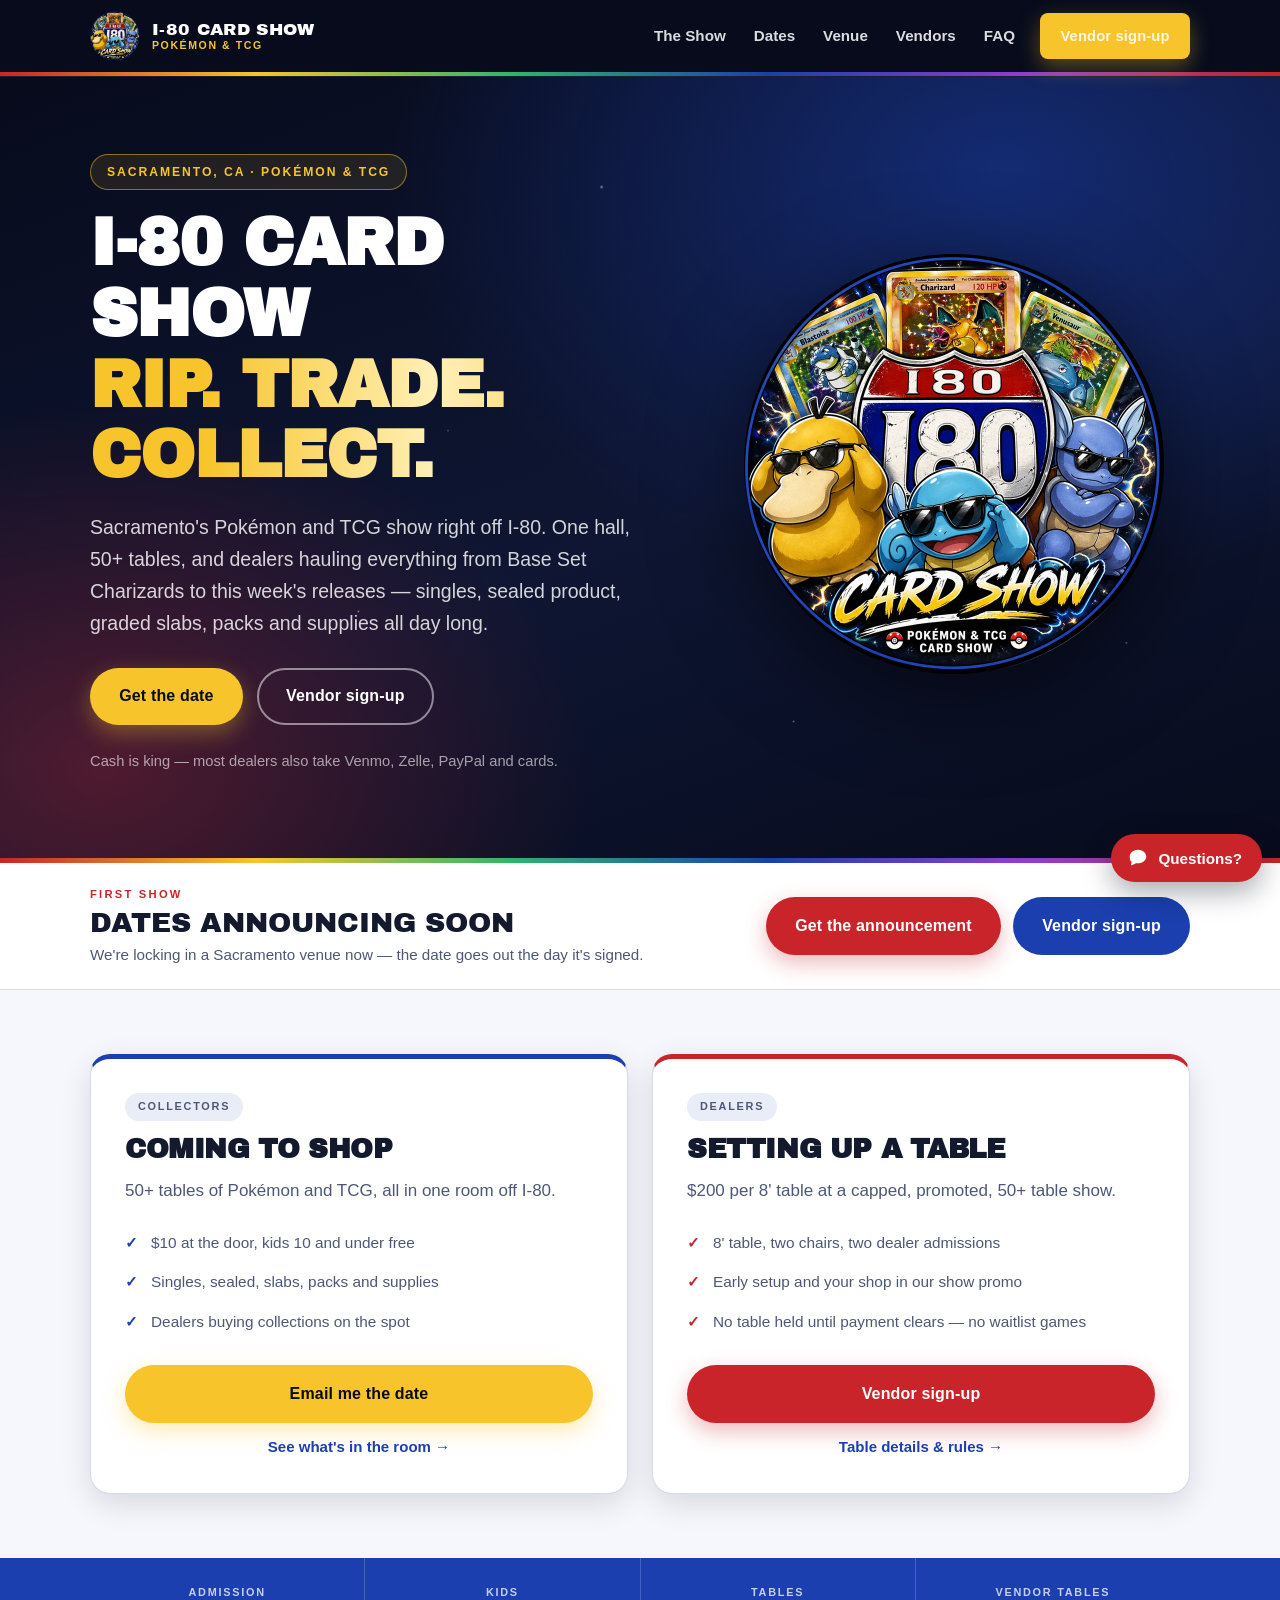
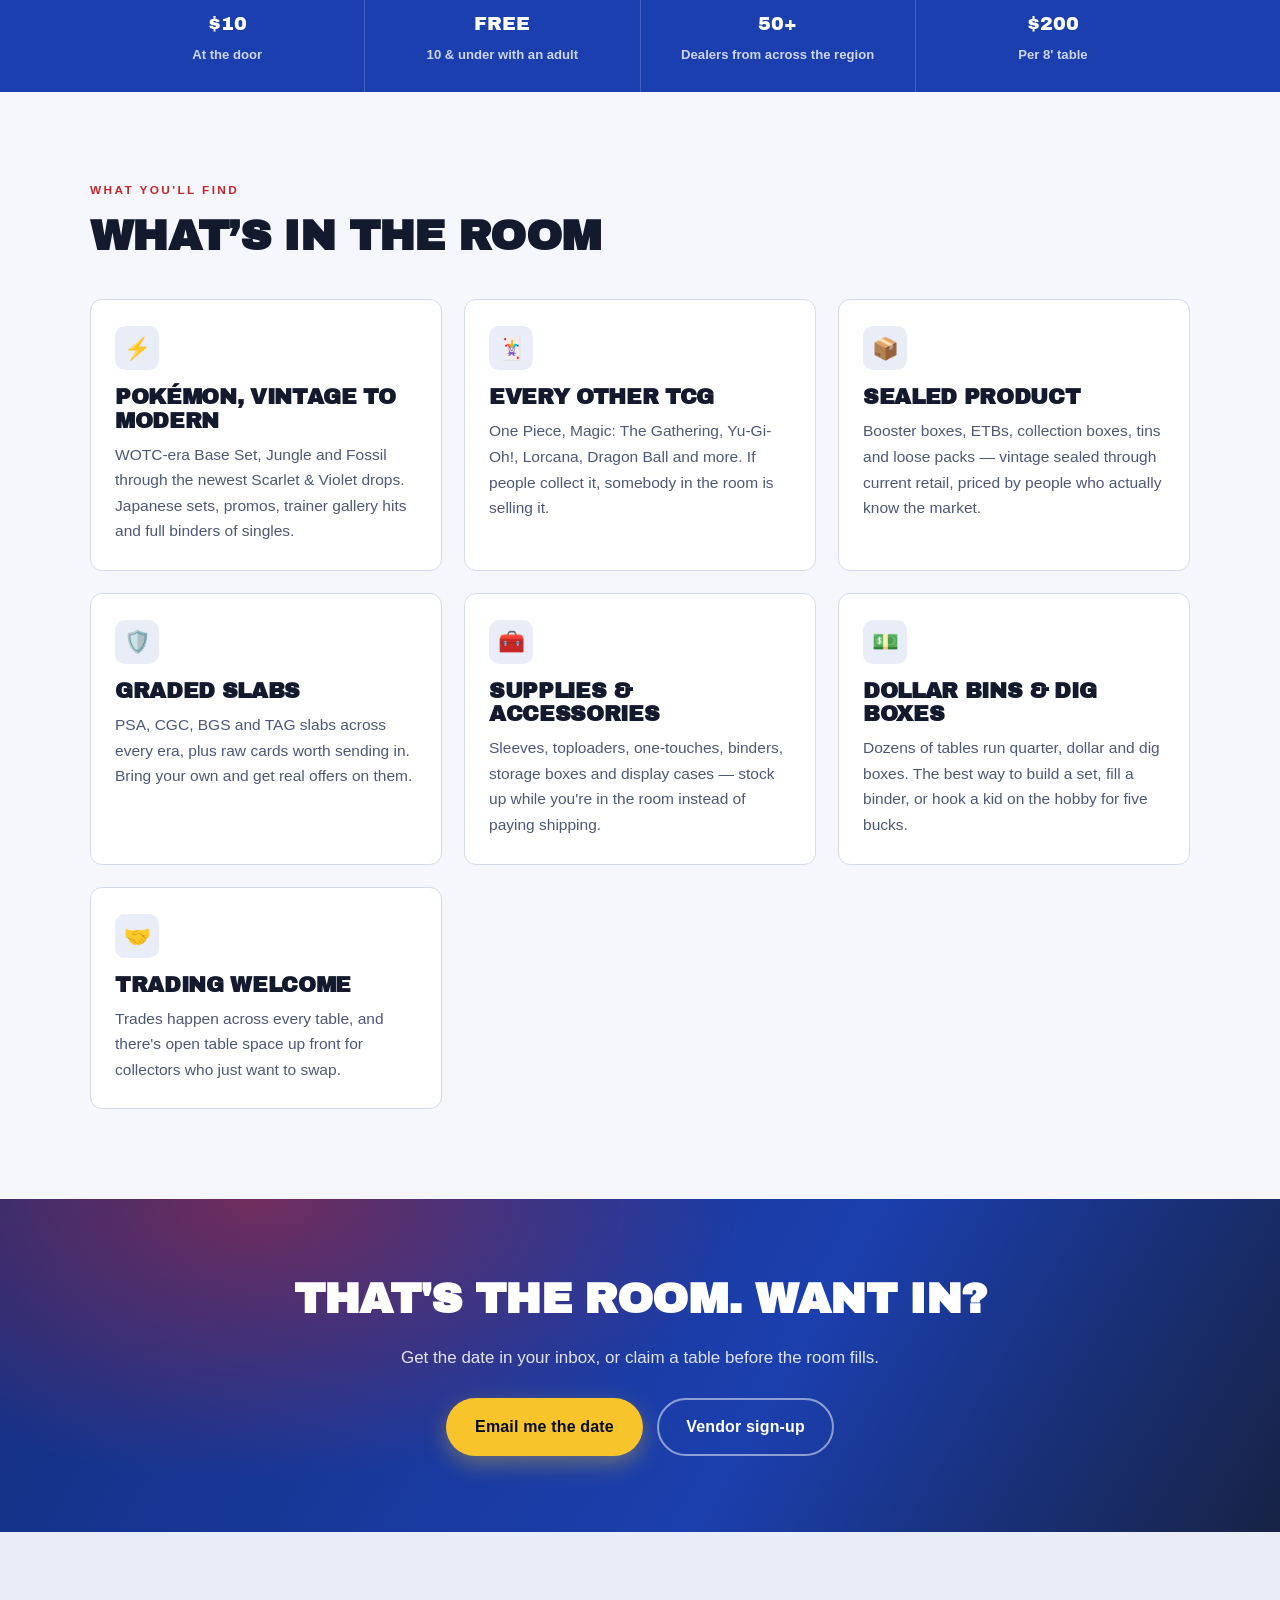
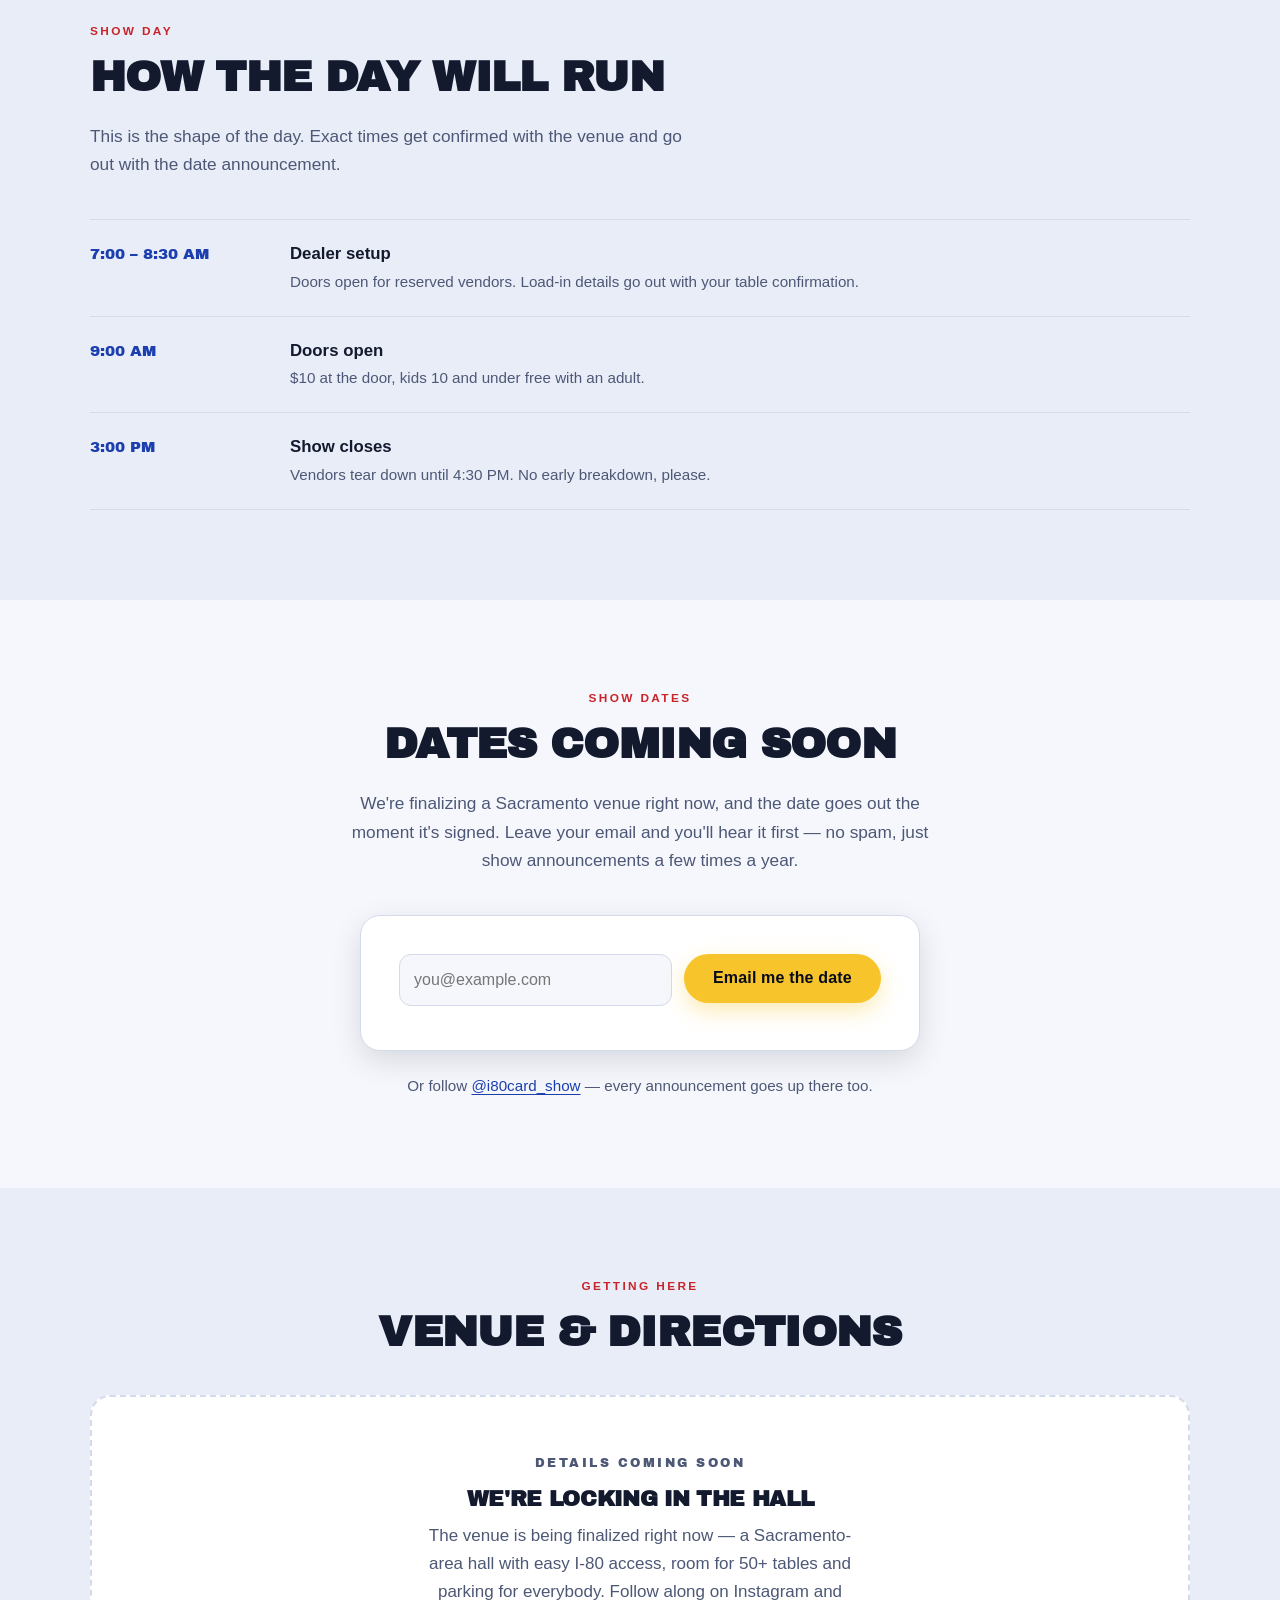
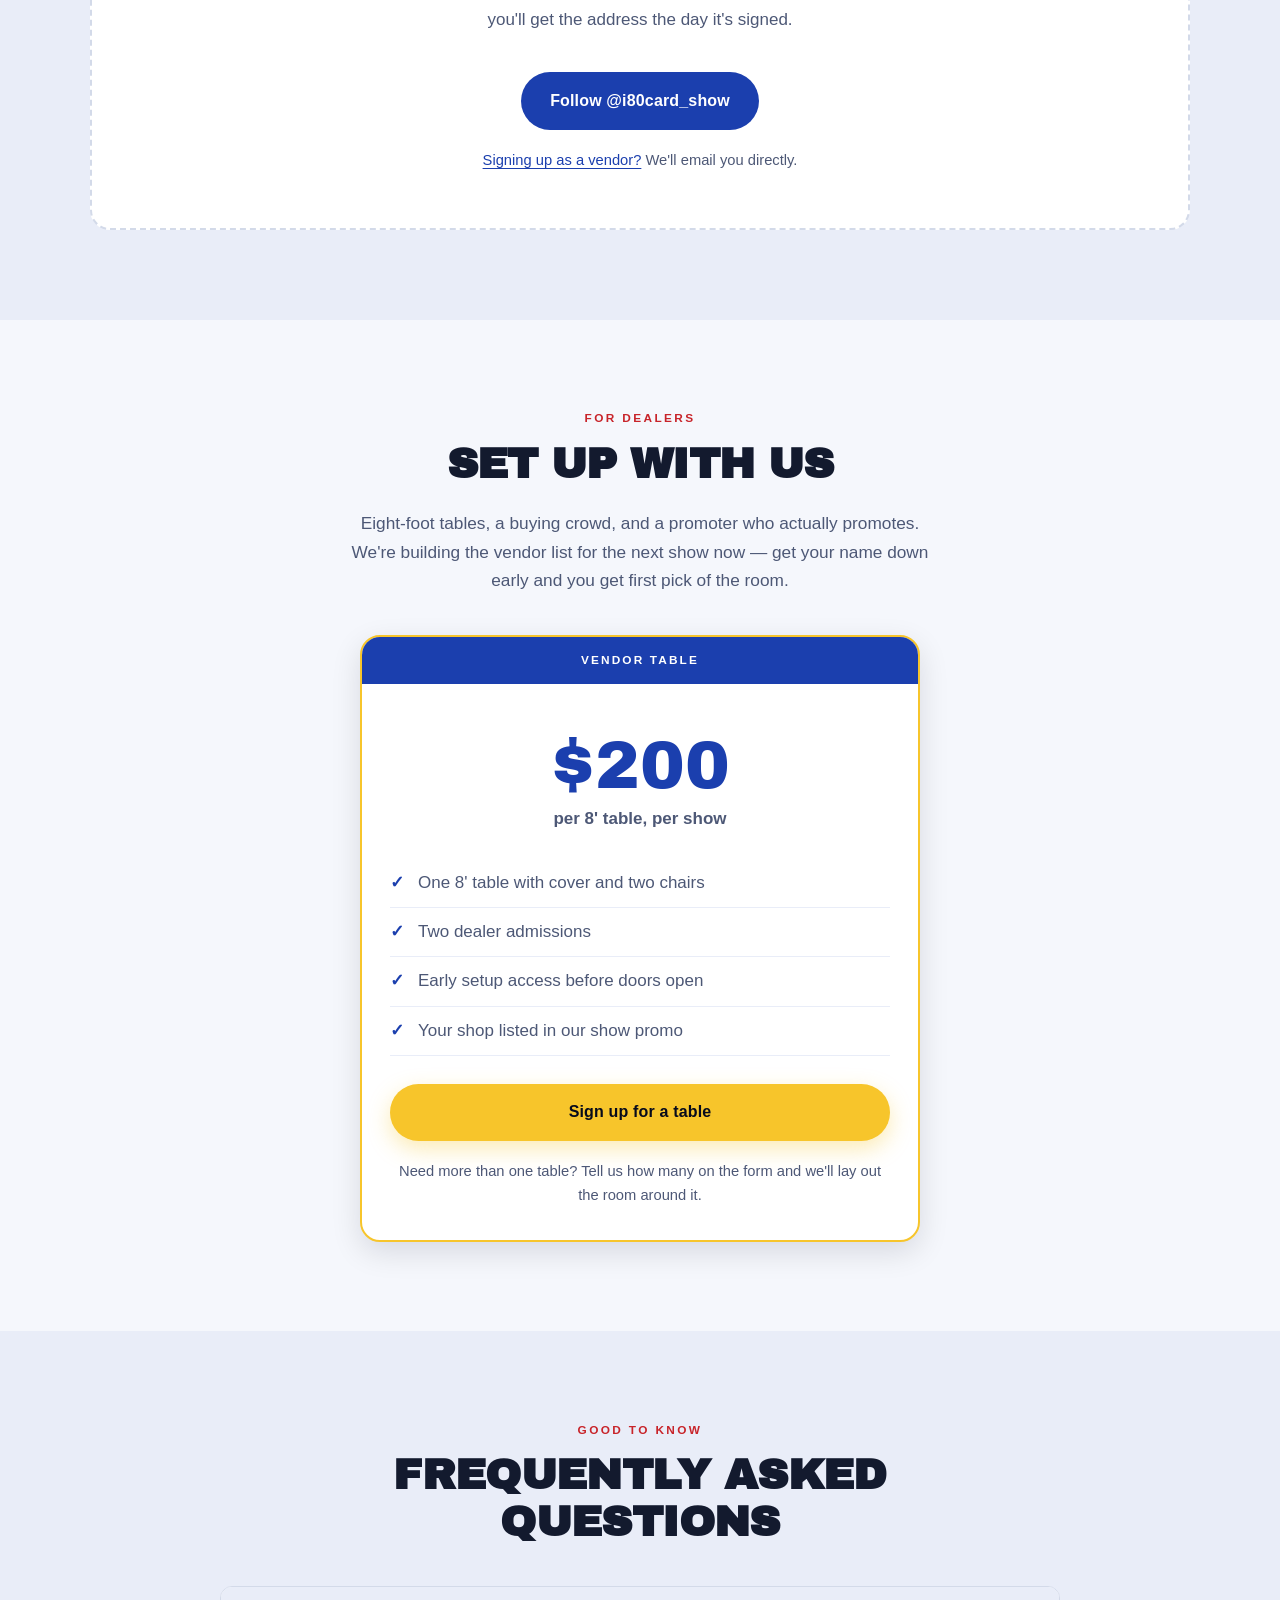
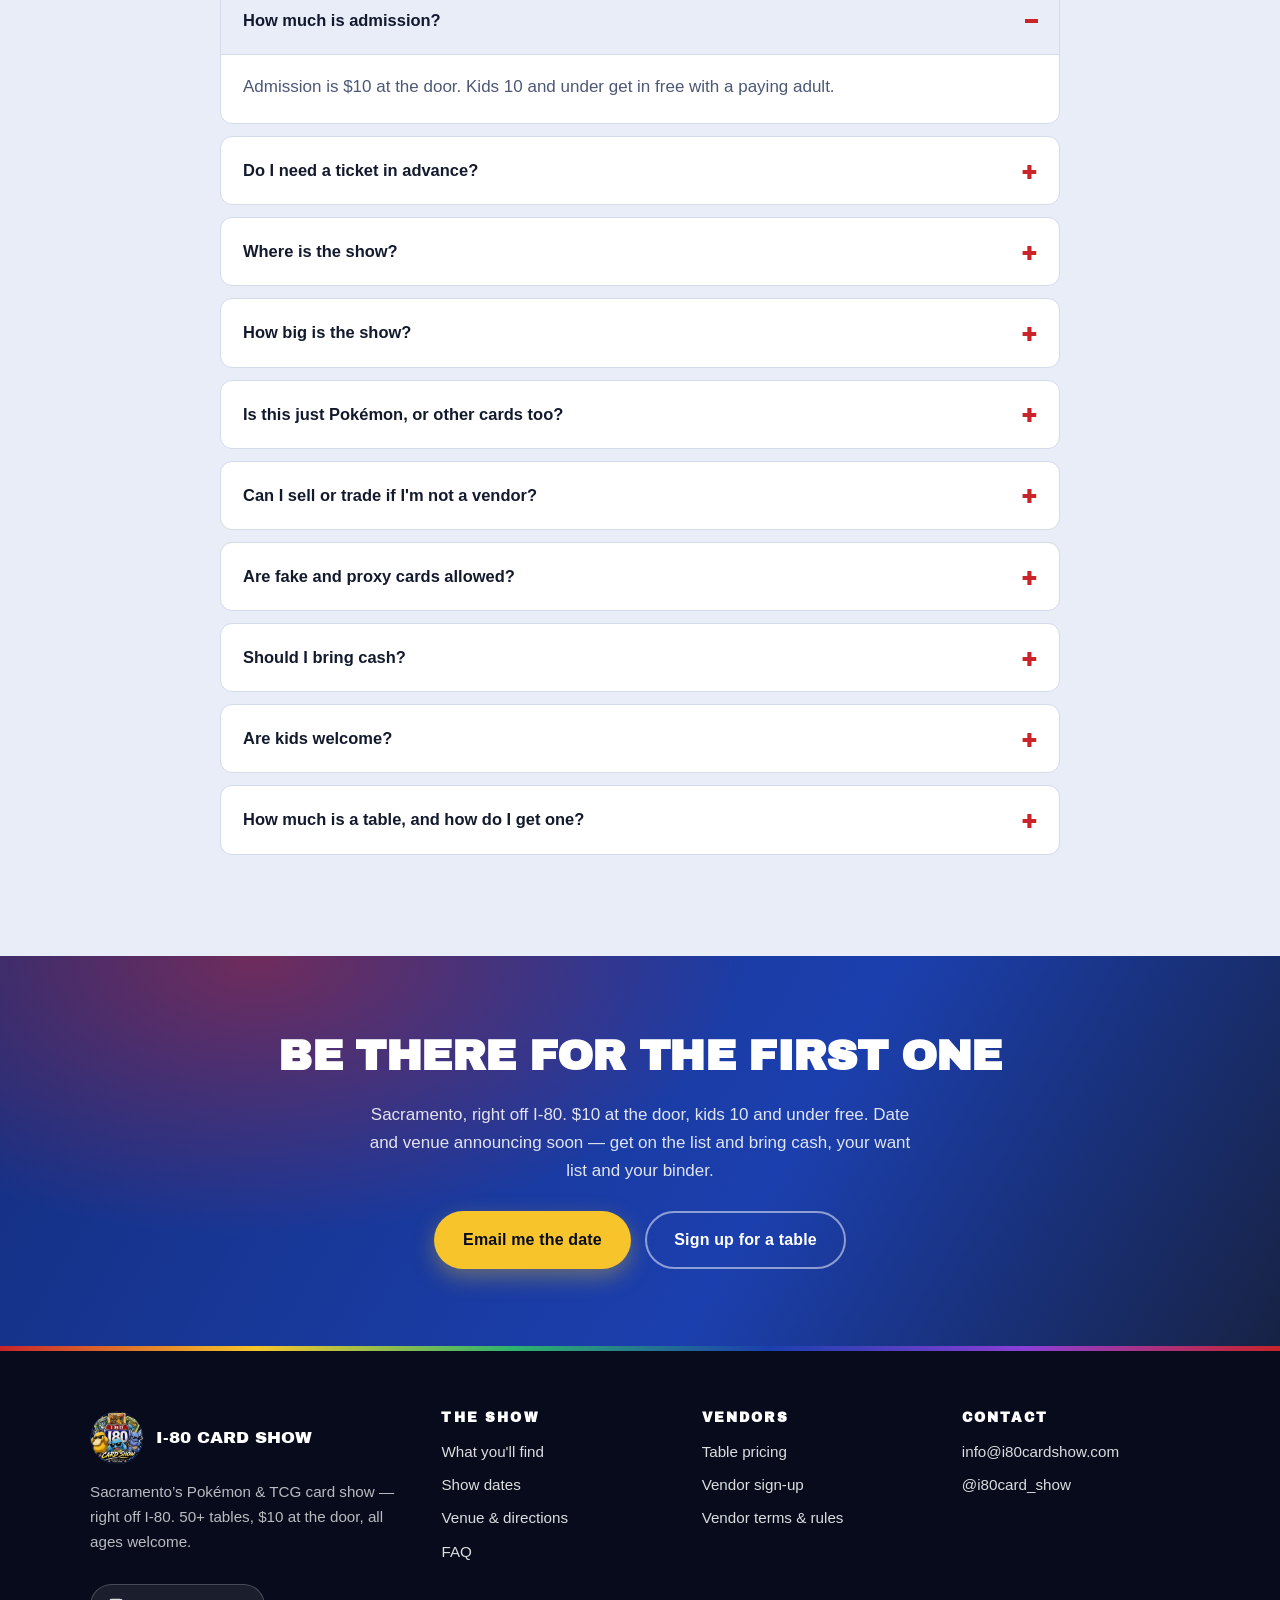
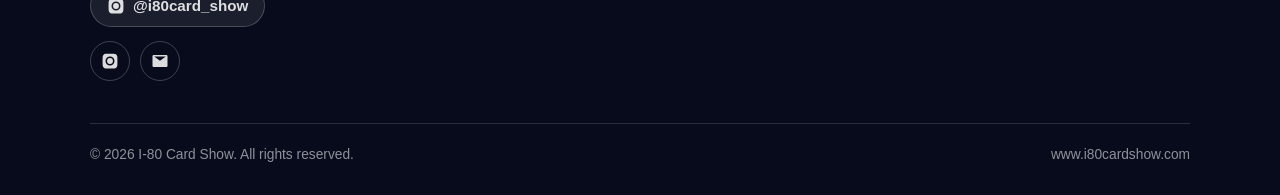
<file: index.html>
<!DOCTYPE html>
<html lang="en">
<head>
<meta charset="utf-8">
<meta name="viewport" content="width=device-width, initial-scale=1">
<title>I-80 Card Show | Sacramento Pokémon &amp; TCG Card Show</title>
<meta name="description" content="The I-80 Card Show is a Sacramento-area Pokémon and TCG card show with 50+ tables of singles, sealed product, graded slabs and vintage. $10 admission, kids 10 and under free. Venue and dates announced soon.">
<link rel="canonical" href="https://www.i80cardshow.com/">

<!-- Social sharing -->
<meta property="og:type" content="website">
<meta property="og:site_name" content="I-80 Card Show">
<meta property="og:title" content="I-80 Card Show | Sacramento Pokémon &amp; TCG Card Show">
<meta property="og:description" content="50+ tables of Pokémon and TCG singles, sealed, slabs, packs and supplies in Sacramento, right off I-80. $10 admission, kids 10 and under free.">
<meta property="og:url" content="https://www.i80cardshow.com/">
<meta property="og:image" content="https://www.i80cardshow.com/assets/img/og-image.jpg">
<meta property="og:image:width" content="1200">
<meta property="og:image:height" content="630">
<meta name="twitter:card" content="summary_large_image">
<meta name="theme-color" content="#070b1c">

<link rel="icon" href="assets/img/favicon-32.png" sizes="32x32">
<link rel="icon" href="assets/img/favicon-512.png" sizes="512x512">
<link rel="apple-touch-icon" href="assets/img/apple-touch-icon.png">

<link rel="preconnect" href="https://fonts.googleapis.com">
<link rel="preconnect" href="https://fonts.gstatic.com" crossorigin>
<link rel="stylesheet" href="https://fonts.googleapis.com/css2?family=Archivo+Black&display=swap">
<link rel="stylesheet" href="assets/css/styles.css?v=2">
</head>
<body>
<a class="skip-link" href="#main">Skip to main content</a>

<header class="site-header">
  <div class="wrap site-header__inner">
    <a class="brand" href="/">
      <picture>
        <source srcset="assets/img/logo-small.webp" type="image/webp">
        <img class="brand__mark" src="assets/img/logo-small.png" alt="I-80 Card Show" width="50" height="50">
      </picture>
      <span>
        <span class="brand__name">I-80 Card Show</span>
        <span class="brand__sub">Pokémon &amp; TCG</span>
      </span>
    </a>

    <button class="nav-toggle" type="button" aria-expanded="false" aria-controls="primary-nav">Menu</button>

    <nav class="nav" id="primary-nav" aria-label="Primary">
      <a href="#show">The Show</a>
      <a href="#dates">Dates</a>
      <a href="#venue">Venue</a>
      <a href="vendors.html">Vendors</a>
      <a href="#faq">FAQ</a>
      <a class="btn btn--primary" href="vendors.html#reserve">Vendor sign-up</a>
    </nav>
  </div>
</header>

<main id="main">

  <!-- ====================== HERO ====================== -->
  <section class="hero">
    <div class="wrap hero__inner">
      <div>
        <span class="eyebrow">Sacramento, CA · Pokémon &amp; TCG</span>
        <h1>
          I-80 Card Show
          <span class="hero__line2">Rip. Trade. Collect.</span>
        </h1>
        <p class="hero__lede">
          Sacramento's Pokémon and TCG show right off I-80. One hall, 50+ tables, and
          dealers hauling everything from Base Set Charizards to this week's releases —
          singles, sealed product, graded slabs, packs and supplies all day long.
        </p>
        <div class="hero__actions">
          <a class="btn btn--primary" href="#dates">Get the date</a>
          <a class="btn btn--ghost" href="vendors.html">Vendor sign-up</a>
        </div>
        <p class="hero__note">Cash is king — most dealers also take Venmo, Zelle, PayPal and cards.</p>
      </div>

      <div class="hero__badge">
        <picture>
          <source srcset="assets/img/logo.webp" type="image/webp">
          <img class="hero__logo" src="assets/img/logo.png" alt="I-80 Card Show — Pokémon and TCG card show" width="420" height="420" fetchpriority="high">
        </picture>
      </div>
    </div>
  </section>

  <!-- ====================== ANNOUNCEMENT STRIP ====================== -->
  <!-- TODO(content): when the first date is locked in, swap this back to a live
       countdown. The markup and CSS are in the README under "Adding the dates
       back" — it needs a <time datetime="..."> and the .countdown block. -->
  <section class="showstrip" aria-label="Next show">
    <div class="wrap showstrip__inner">
      <div class="showstrip__when">
        <span class="showstrip__label">First show</span>
        <p class="showstrip__date">Dates announcing soon</p>
        <p class="showstrip__meta">We're locking in a Sacramento venue now — the date goes out the day it's signed.</p>
      </div>

      <div class="showstrip__actions">
        <a class="btn btn--red" href="#dates">Get the announcement</a>
        <a class="btn btn--dark" href="vendors.html">Vendor sign-up</a>
      </div>
    </div>
  </section>

  <!-- ====================== THE FORK ====================== -->
  <!-- Two audiences, two paths. Everything above this point is the pitch;
       everything below is detail for whichever path they picked. -->
  <section class="fork" aria-labelledby="fork-heading">
    <div class="wrap">
      <h2 class="visually-hidden" id="fork-heading">Choose your path</h2>
      <div class="fork__grid">

        <article class="fork__card">
          <span class="fork__tag">Collectors</span>
          <h3>Coming to shop</h3>
          <p>50+ tables of Pokémon and TCG, all in one room off I-80.</p>
          <ul class="fork__points">
            <li>$10 at the door, kids 10 and under free</li>
            <li>Singles, sealed, slabs, packs and supplies</li>
            <li>Dealers buying collections on the spot</li>
          </ul>
          <div class="fork__actions">
            <a class="btn btn--primary" href="#dates">Email me the date</a>
            <a class="link-arrow" href="#show">See what's in the room &rarr;</a>
          </div>
        </article>

        <article class="fork__card fork__card--vendor">
          <span class="fork__tag">Dealers</span>
          <h3>Setting up a table</h3>
          <p>$200 per 8' table at a capped, promoted, 50+ table show.</p>
          <ul class="fork__points">
            <li>8' table, two chairs, two dealer admissions</li>
            <li>Early setup and your shop in our show promo</li>
            <li>No table held until payment clears — no waitlist games</li>
          </ul>
          <div class="fork__actions">
            <a class="btn btn--red" href="vendors.html#reserve">Vendor sign-up</a>
            <a class="link-arrow" href="vendors.html">Table details &amp; rules &rarr;</a>
          </div>
        </article>

      </div>
    </div>
  </section>

  <!-- ====================== FACT BAR ====================== -->
  <section class="factbar" aria-label="Show at a glance">
    <div class="wrap">
      <div class="factbar__grid">
        <div class="fact">
          <span class="fact__label">Admission</span>
          <p class="fact__value">$10<small>At the door</small></p>
        </div>
        <div class="fact">
          <span class="fact__label">Kids</span>
          <p class="fact__value">Free<small>10 &amp; under with an adult</small></p>
        </div>
        <div class="fact">
          <span class="fact__label">Tables</span>
          <p class="fact__value">50+<small>Dealers from across the region</small></p>
        </div>
        <div class="fact">
          <span class="fact__label">Vendor tables</span>
          <p class="fact__value">$200<small>Per 8' table</small></p>
        </div>
      </div>
    </div>
  </section>

  <!-- ====================== THE SHOW ====================== -->
  <section class="section" id="show">
    <div class="wrap">
      <div class="section__head">
        <span class="kicker">What you'll find</span>
        <h2>What’s in the room</h2>
      </div>

      <div class="grid grid--3">
        <article class="card">
          <div class="card__icon" aria-hidden="true">⚡</div>
          <h3>Pokémon, vintage to modern</h3>
          <p>WOTC-era Base Set, Jungle and Fossil through the newest Scarlet &amp; Violet drops. Japanese sets, promos, trainer gallery hits and full binders of singles.</p>
        </article>
        <article class="card">
          <div class="card__icon" aria-hidden="true">🃏</div>
          <h3>Every other TCG</h3>
          <p>One Piece, Magic: The Gathering, Yu-Gi-Oh!, Lorcana, Dragon Ball and more. If people collect it, somebody in the room is selling it.</p>
        </article>
        <article class="card">
          <div class="card__icon" aria-hidden="true">📦</div>
          <h3>Sealed product</h3>
          <p>Booster boxes, ETBs, collection boxes, tins and loose packs — vintage sealed through current retail, priced by people who actually know the market.</p>
        </article>
        <article class="card">
          <div class="card__icon" aria-hidden="true">🛡️</div>
          <h3>Graded slabs</h3>
          <p>PSA, CGC, BGS and TAG slabs across every era, plus raw cards worth sending in. Bring your own and get real offers on them.</p>
        </article>
        <article class="card">
          <div class="card__icon" aria-hidden="true">🧰</div>
          <h3>Supplies &amp; accessories</h3>
          <p>Sleeves, toploaders, one-touches, binders, storage boxes and display cases — stock up while you're in the room instead of paying shipping.</p>
        </article>
        <article class="card">
          <div class="card__icon" aria-hidden="true">💵</div>
          <h3>Dollar bins &amp; dig boxes</h3>
          <p>Dozens of tables run quarter, dollar and dig boxes. The best way to build a set, fill a binder, or hook a kid on the hobby for five bucks.</p>
        </article>
        <article class="card">
          <div class="card__icon" aria-hidden="true">🤝</div>
          <h3>Trading welcome</h3>
          <p>Trades happen across every table, and there's open table space up front for collectors who just want to swap.</p>
        </article>
      </div>
    </div>
  </section>

  <!-- Mid-page catch: they've read the pitch, give them the step. -->
  <section class="cta-band">
    <div class="wrap">
      <h2>That's the room. Want in?</h2>
      <p>Get the date in your inbox, or claim a table before the room fills.</p>
      <div class="cta-band__actions">
        <a class="btn btn--primary" href="#dates">Email me the date</a>
        <a class="btn btn--ghost" href="vendors.html#reserve">Vendor sign-up</a>
      </div>
    </div>
  </section>

  <!-- ====================== SHOW DAY SCHEDULE ====================== -->
  <section class="section section--tint">
    <div class="wrap">
      <div class="section__head">
        <span class="kicker">Show day</span>
        <h2>How the day will run</h2>
        <p class="section__lede">
          This is the shape of the day. Exact times get confirmed with the venue and go out
          with the date announcement.
        </p>
      </div>

      <ol class="schedule">
        <li>
          <div class="schedule__time">7:00 – 8:30 AM</div>
          <div class="schedule__what"><strong>Dealer setup</strong><span>Doors open for reserved vendors. Load-in details go out with your table confirmation.</span></div>
        </li>
        <li>
          <div class="schedule__time">9:00 AM</div>
          <div class="schedule__what"><strong>Doors open</strong><span>$10 at the door, kids 10 and under free with an adult.</span></div>
        </li>
        <li>
          <div class="schedule__time">3:00 PM</div>
          <div class="schedule__what"><strong>Show closes</strong><span>Vendors tear down until 4:30 PM. No early breakdown, please.</span></div>
        </li>
      </ol>
    </div>
  </section>

  <!-- ====================== DATES ====================== -->
  <section class="section" id="dates">
    <div class="wrap">
      <div class="section__head section__head--center">
        <span class="kicker">Show dates</span>
        <h2>Dates coming soon</h2>
        <p class="section__lede">
          We're finalizing a Sacramento venue right now, and the date goes out the moment
          it's signed. Leave your email and you'll hear it first — no spam, just show
          announcements a few times a year.
        </p>
      </div>

      <!-- ==================================================================
           TODO(setup): create a second free form at formspree.io for these
           announcement sign-ups, then run:

               node tools/set-form-endpoints.mjs --notify <your-form-id>

           or paste its endpoint into the action below by hand. Until then the
           form tells visitors to email or follow instead.
           ================================================================== -->
      <form class="form form--inline"
            id="notify-form"
            method="POST"
            action=""
            data-validate
            data-fallback="Email sign-ups aren&#8217;t switched on yet &#8212; email info@i80cardshow.com or follow @i80card_show and you&#8217;ll get the date either way."
            data-success="You&#8217;re on the list. We&#8217;ll email you the date as soon as the venue is signed."
            novalidate>

        <input type="hidden" name="_subject" value="New I-80 Card Show date-announcement sign-up">
        <!-- Tells you which part of the funnel the sign-up came from. -->
        <input type="hidden" name="source" value="homepage-dates">
        <div class="hp" aria-hidden="true">
          <label for="notify-gotcha">Do not fill this in</label>
          <input type="text" id="notify-gotcha" name="_gotcha" tabindex="-1" autocomplete="off">
        </div>

        <div class="notify">
          <div class="field">
            <label class="visually-hidden" for="notify-email">Your email address</label>
            <input type="email" id="notify-email" name="email" placeholder="you@example.com" autocomplete="email" required>
            <p class="field__error" data-error-for="email"></p>
          </div>
          <button class="btn btn--primary" type="submit">Email me the date</button>
        </div>

        <p class="form-status" role="status" aria-live="polite"></p>
      </form>

      <p class="dates__alt">
        Or follow <a href="https://www.instagram.com/i80card_show/" target="_blank" rel="noopener">@i80card_show</a> —
        every announcement goes up there too.
      </p>
    </div>
  </section>

  <!-- ====================== VENUE ====================== -->
  <section class="section section--tint" id="venue">
    <div class="wrap">
      <div class="section__head section__head--center">
        <span class="kicker">Getting here</span>
        <h2>Venue &amp; directions</h2>
      </div>

      <!-- TODO(content): once the venue is booked, replace this panel with the
           name, street address, a Google Maps embed and parking details. -->
      <div class="soon">
        <p class="soon__mark">Details coming soon</p>
        <h3>We're locking in the hall</h3>
        <p>
          The venue is being finalized right now — a Sacramento-area hall with easy
          I-80 access, room for 50+ tables and parking for everybody. Follow along on
          Instagram and you'll get the address the day it's signed.
        </p>
        <a class="btn btn--dark" href="https://www.instagram.com/i80card_show/" target="_blank" rel="noopener">Follow @i80card_show</a>
        <p class="rate__note"><a href="vendors.html">Signing up as a vendor?</a> We'll email you directly.</p>
      </div>
    </div>
  </section>

  <!-- ====================== VENDORS TEASER ====================== -->
  <section class="section" id="vendors">
    <div class="wrap">
      <div class="section__head section__head--center">
        <span class="kicker">For dealers</span>
        <h2>Set up with us</h2>
        <p class="section__lede">
          Eight-foot tables, a buying crowd, and a promoter who actually promotes.
          We're building the vendor list for the next show now — get your name down early
          and you get first pick of the room.
        </p>
      </div>

      <!-- TODO(content): update the table rate and what's included to match your show. -->
      <div class="rate">
        <p class="rate__top">Vendor table</p>
        <div class="rate__body">
          <p class="rate__amount">$200</p>
          <p class="rate__per">per 8' table, per show</p>
          <ul class="rate__features">
            <li>One 8' table with cover and two chairs</li>
            <li>Two dealer admissions</li>
            <li>Early setup access before doors open</li>
            <li>Your shop listed in our show promo</li>
          </ul>
          <a class="btn btn--primary btn--wide" href="vendors.html#reserve">Sign up for a table</a>
          <p class="rate__note">Need more than one table? Tell us how many on the form and we'll lay out the room around it.</p>
        </div>
      </div>
    </div>
  </section>

  <!-- ====================== FAQ ====================== -->
  <section class="section section--tint" id="faq">
    <div class="wrap">
      <div class="section__head section__head--center">
        <span class="kicker">Good to know</span>
        <h2>Frequently asked questions</h2>
      </div>

      <div class="faq">
        <details open>
          <summary>How much is admission?</summary>
          <div class="faq__answer">Admission is $10 at the door. Kids 10 and under get in free with a paying adult.</div>
        </details>
        <details>
          <summary>Do I need a ticket in advance?</summary>
          <div class="faq__answer">No. Admission is cash or card at the door — there's no advance ticket to buy and no line to worry about.</div>
        </details>
        <details>
          <summary>Where is the show?</summary>
          <div class="faq__answer">The show is in the Sacramento area, right off I-80. The exact hall is being finalized now. We'll post the address here and on <a href="https://www.instagram.com/i80card_show/" target="_blank" rel="noopener">@i80card_show</a> as soon as it's locked in, and everyone on the vendor list gets an email the same day.</div>
        </details>
        <details>
          <summary>How big is the show?</summary>
          <div class="faq__answer">50+ tables of dealers. Big enough that you'll find what you're hunting, small enough that you can actually work the whole room in an afternoon.</div>
        </details>
        <details>
          <summary>Is this just Pokémon, or other cards too?</summary>
          <div class="faq__answer">Pokémon is the biggest section of the room by far, and you'll also find One Piece, Magic, Yu-Gi-Oh!, Lorcana and other TCGs. This is a trading card show — no sports cards, no general collectibles. Vendors tell us what they sell when they sign up, so we can spread the room out sensibly.</div>
        </details>
        <details>
          <summary>Can I sell or trade if I'm not a vendor?</summary>
          <div class="faq__answer">Absolutely. Plenty of dealers buy collections on site, and trading across the table is half the fun. If you want to sell in volume, though, grab a table — it usually pays for itself.</div>
        </details>
        <details>
          <summary>Are fake and proxy cards allowed?</summary>
          <div class="faq__answer">No. Counterfeit, proxy and altered cards are not allowed at any table, period. If you're ever unsure about something you bought at the show, bring it to the front table and we'll help you sort it out.</div>
        </details>
        <details>
          <summary>Should I bring cash?</summary>
          <div class="faq__answer">Bring cash — it moves fastest and gets you the best price. Most dealers also take Venmo, Zelle, PayPal or cards.</div>
        </details>
        <details>
          <summary>Are kids welcome?</summary>
          <div class="faq__answer">Very. Kids 10 and under get in free, plenty of tables run dollar bins, and several dealers hand out free cards to young collectors.</div>
        </details>
        <details>
          <summary>How much is a table, and how do I get one?</summary>
          <div class="faq__answer">Tables are $200 each. Fill out the <a href="vendors.html#reserve">vendor sign-up form</a> and we'll confirm your spot and send payment details within two business days. Tables are not held until payment is received.</div>
        </details>
      </div>
    </div>
  </section>

  <!-- ====================== CTA ====================== -->
  <section class="cta-band">
    <div class="wrap">
      <h2>Be there for the first one</h2>
      <p>Sacramento, right off I-80. $10 at the door, kids 10 and under free. Date and venue announcing soon — get on the list and bring cash, your want list and your binder.</p>
      <div class="cta-band__actions">
        <a class="btn btn--primary" href="#dates">Email me the date</a>
        <a class="btn btn--ghost" href="vendors.html#reserve">Sign up for a table</a>
      </div>
    </div>
  </section>

</main>

<footer class="site-footer" id="contact">
  <div class="wrap">
    <div class="footer__grid">
      <div>
        <span class="footer__brand">
          <picture>
            <source srcset="assets/img/logo-small.webp" type="image/webp">
            <img src="assets/img/logo-small.png" alt="" width="54" height="54" loading="lazy">
          </picture>
          <span>I-80 Card Show</span>
        </span>
        <p>Sacramento’s Pokémon &amp; TCG card show — right off I-80. 50+ tables, $10 at the door, all ages welcome.</p>
        <a class="handle" href="https://www.instagram.com/i80card_show/" target="_blank" rel="noopener"><svg viewBox="0 0 24 24" aria-hidden="true"><path d="M12 2.2c3.2 0 3.6 0 4.9.1 1.2.1 1.8.3 2.2.4.6.2 1 .5 1.4.9.4.4.7.8.9 1.4.2.4.4 1 .4 2.2.1 1.3.1 1.7.1 4.9s0 3.6-.1 4.9c0 1.2-.2 1.8-.4 2.2-.2.6-.5 1-.9 1.4-.4.4-.8.7-1.4.9-.4.2-1 .4-2.2.4-1.3.1-1.7.1-4.9.1s-3.6 0-4.9-.1c-1.2 0-1.8-.2-2.2-.4-.6-.2-1-.5-1.4-.9-.4-.4-.7-.8-.9-1.4-.2-.4-.4-1-.4-2.2-.1-1.3-.1-1.7-.1-4.9s0-3.6.1-4.9c0-1.2.2-1.8.4-2.2.2-.6.5-1 .9-1.4.4-.4.8-.7 1.4-.9.4-.2 1-.4 2.2-.4 1.3-.1 1.7-.1 4.9-.1Zm0 3.8a6 6 0 1 0 0 12 6 6 0 0 0 0-12Zm0 9.9a3.9 3.9 0 1 1 0-7.8 3.9 3.9 0 0 1 0 7.8Zm7.6-10.1a1.4 1.4 0 1 1-2.8 0 1.4 1.4 0 0 1 2.8 0Z"/></svg>@i80card_show</a>
        <div class="social">
          <a href="https://www.instagram.com/i80card_show/" target="_blank" rel="noopener" aria-label="I-80 Card Show on Instagram, @i80card_show">
            <svg viewBox="0 0 24 24" aria-hidden="true"><path d="M12 2.2c3.2 0 3.6 0 4.9.1 1.2.1 1.8.3 2.2.4.6.2 1 .5 1.4.9.4.4.7.8.9 1.4.2.4.4 1 .4 2.2.1 1.3.1 1.7.1 4.9s0 3.6-.1 4.9c0 1.2-.2 1.8-.4 2.2-.2.6-.5 1-.9 1.4-.4.4-.8.7-1.4.9-.4.2-1 .4-2.2.4-1.3.1-1.7.1-4.9.1s-3.6 0-4.9-.1c-1.2 0-1.8-.2-2.2-.4-.6-.2-1-.5-1.4-.9-.4-.4-.7-.8-.9-1.4-.2-.4-.4-1-.4-2.2-.1-1.3-.1-1.7-.1-4.9s0-3.6.1-4.9c0-1.2.2-1.8.4-2.2.2-.6.5-1 .9-1.4.4-.4.8-.7 1.4-.9.4-.2 1-.4 2.2-.4 1.3-.1 1.7-.1 4.9-.1Zm0 3.8a6 6 0 1 0 0 12 6 6 0 0 0 0-12Zm0 9.9a3.9 3.9 0 1 1 0-7.8 3.9 3.9 0 0 1 0 7.8Zm7.6-10.1a1.4 1.4 0 1 1-2.8 0 1.4 1.4 0 0 1 2.8 0Z"/></svg>
          </a>
          <a href="mailto:info@i80cardshow.com" aria-label="Email the I-80 Card Show">
            <svg viewBox="0 0 24 24" aria-hidden="true"><path d="M2 5.5A1.5 1.5 0 0 1 3.5 4h17A1.5 1.5 0 0 1 22 5.5v13a1.5 1.5 0 0 1-1.5 1.5h-17A1.5 1.5 0 0 1 2 18.5v-13Zm2.3.5 7.7 5.8L19.7 6H4.3Z"/></svg>
          </a>
        </div>
      </div>

      <div>
        <h3>The Show</h3>
        <ul class="footer__links">
          <li><a href="#show">What you'll find</a></li>
          <li><a href="#dates">Show dates</a></li>
          <li><a href="#venue">Venue &amp; directions</a></li>
          <li><a href="#faq">FAQ</a></li>
        </ul>
      </div>

      <div>
        <h3>Vendors</h3>
        <ul class="footer__links">
          <li><a href="vendors.html">Table pricing</a></li>
          <li><a href="vendors.html#reserve">Vendor sign-up</a></li>
          <li><a href="rules.html">Vendor terms &amp; rules</a></li>
        </ul>
      </div>

      <div>
        <h3>Contact</h3>
        <ul class="footer__links">
          <li><a href="mailto:info@i80cardshow.com">info@i80cardshow.com</a></li>
          <li><a href="https://www.instagram.com/i80card_show/" target="_blank" rel="noopener">@i80card_show</a></li>
        </ul>
      </div>
    </div>

    <div class="footer__bottom">
      <span>&copy; <span id="year">2026</span> I-80 Card Show. All rights reserved.</span>
      <span>www.i80cardshow.com</span>
    </div>
  </div>
</footer>

<!-- Sticky on phones only: the next step is always one tap away. -->
<div class="cta-bar">
  <a class="btn btn--primary" href="#dates">Get the date</a>
  <a class="btn btn--red" href="vendors.html#reserve">Get a table</a>
</div>

<script src="assets/js/main.js?v=2" defer></script>
<script src="assets/js/chat.js?v=2" defer></script>

<!-- Structured data. While dates are TBD this describes the organization, not an
     event — publishing an Event with a placeholder date can put a wrong date in
     Google's results.

     TODO(content): once the first date and venue are locked in, add an Event block
     alongside this one. There's a ready-to-paste template in the README under
     "Adding the dates back". -->
<script type="application/ld+json">
{
  "@context": "https://schema.org",
  "@type": "Organization",
  "name": "I-80 Card Show",
  "description": "Sacramento-area Pokémon and TCG card show with 50+ dealer tables — singles, sealed product, graded slabs, packs and supplies — right off Interstate 80.",
  "url": "https://www.i80cardshow.com/",
  "logo": "https://www.i80cardshow.com/assets/img/logo.png",
  "image": "https://www.i80cardshow.com/assets/img/og-image.jpg",
  "email": "info@i80cardshow.com",
  "areaServed": {
    "@type": "City",
    "name": "Sacramento",
    "containedInPlace": { "@type": "State", "name": "California" }
  },
  "sameAs": ["https://www.instagram.com/i80card_show/"]
}
</script>
</body>
</html>
</file>
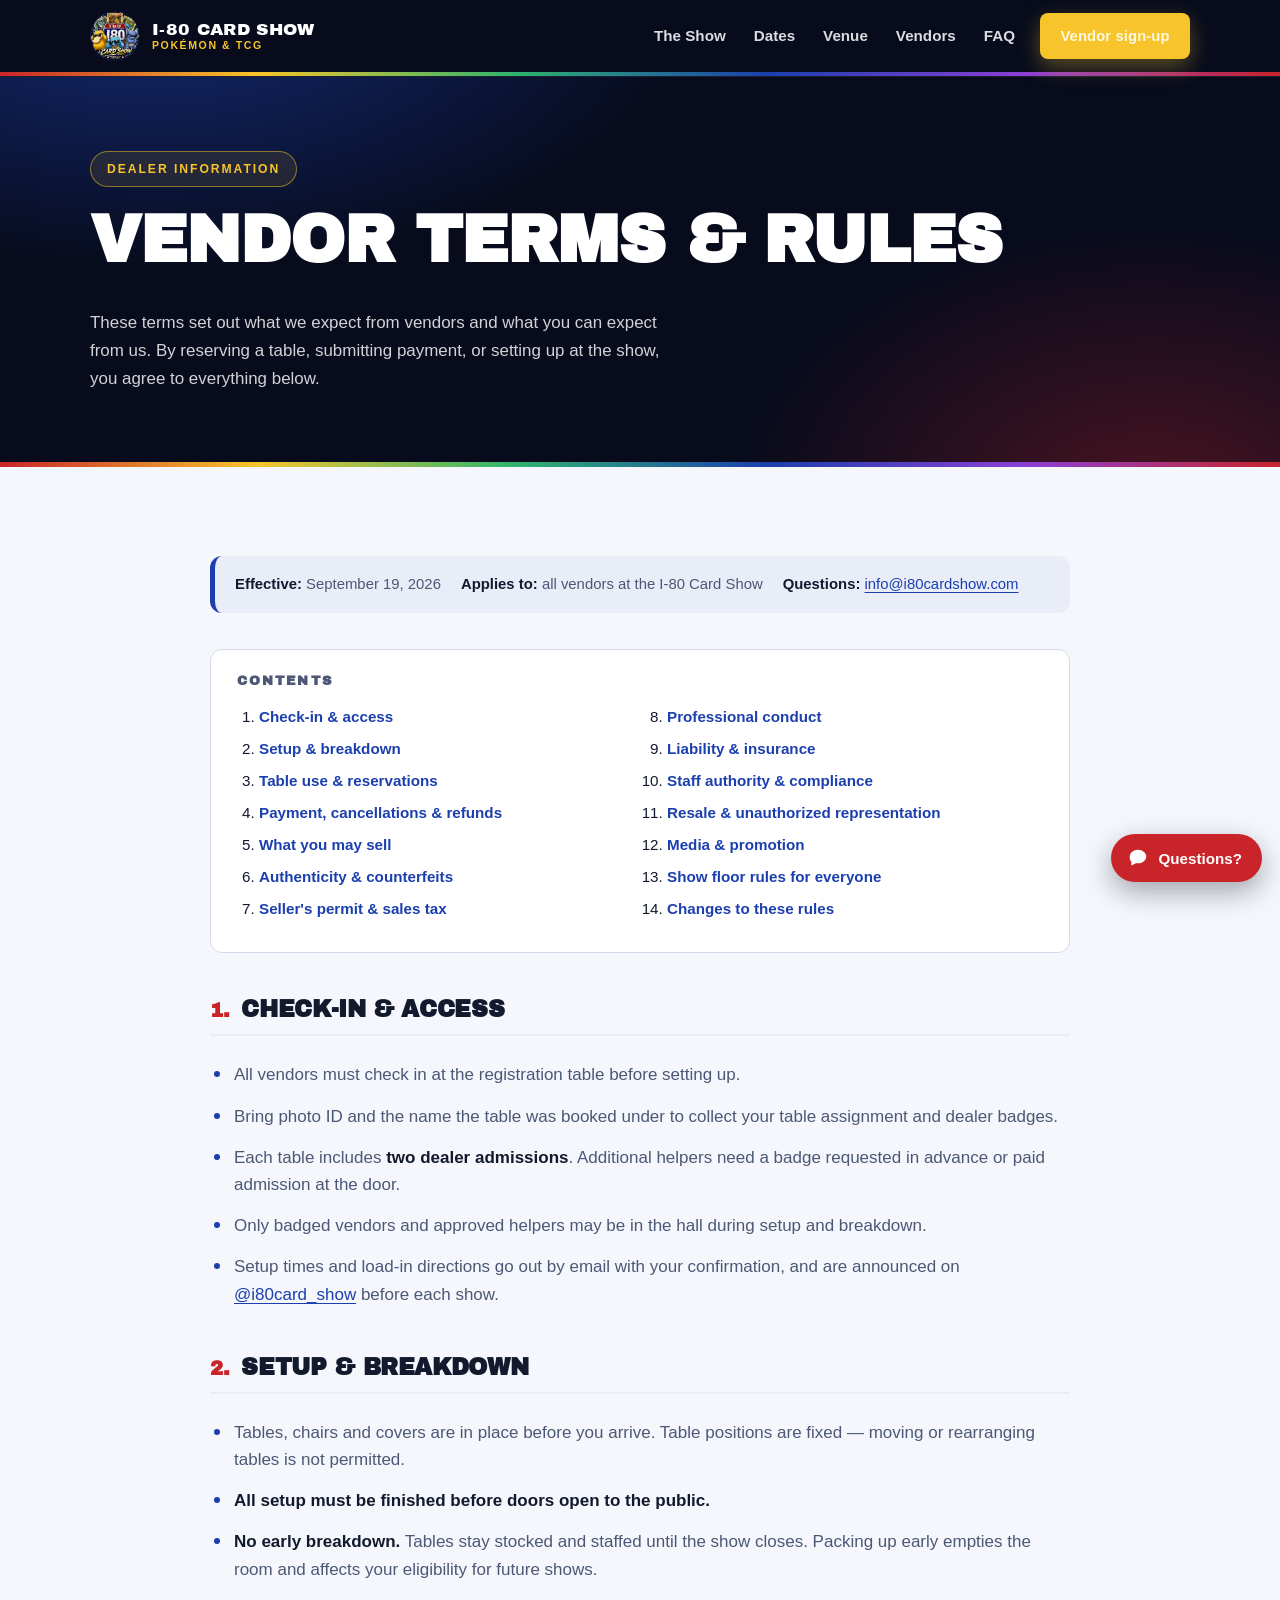
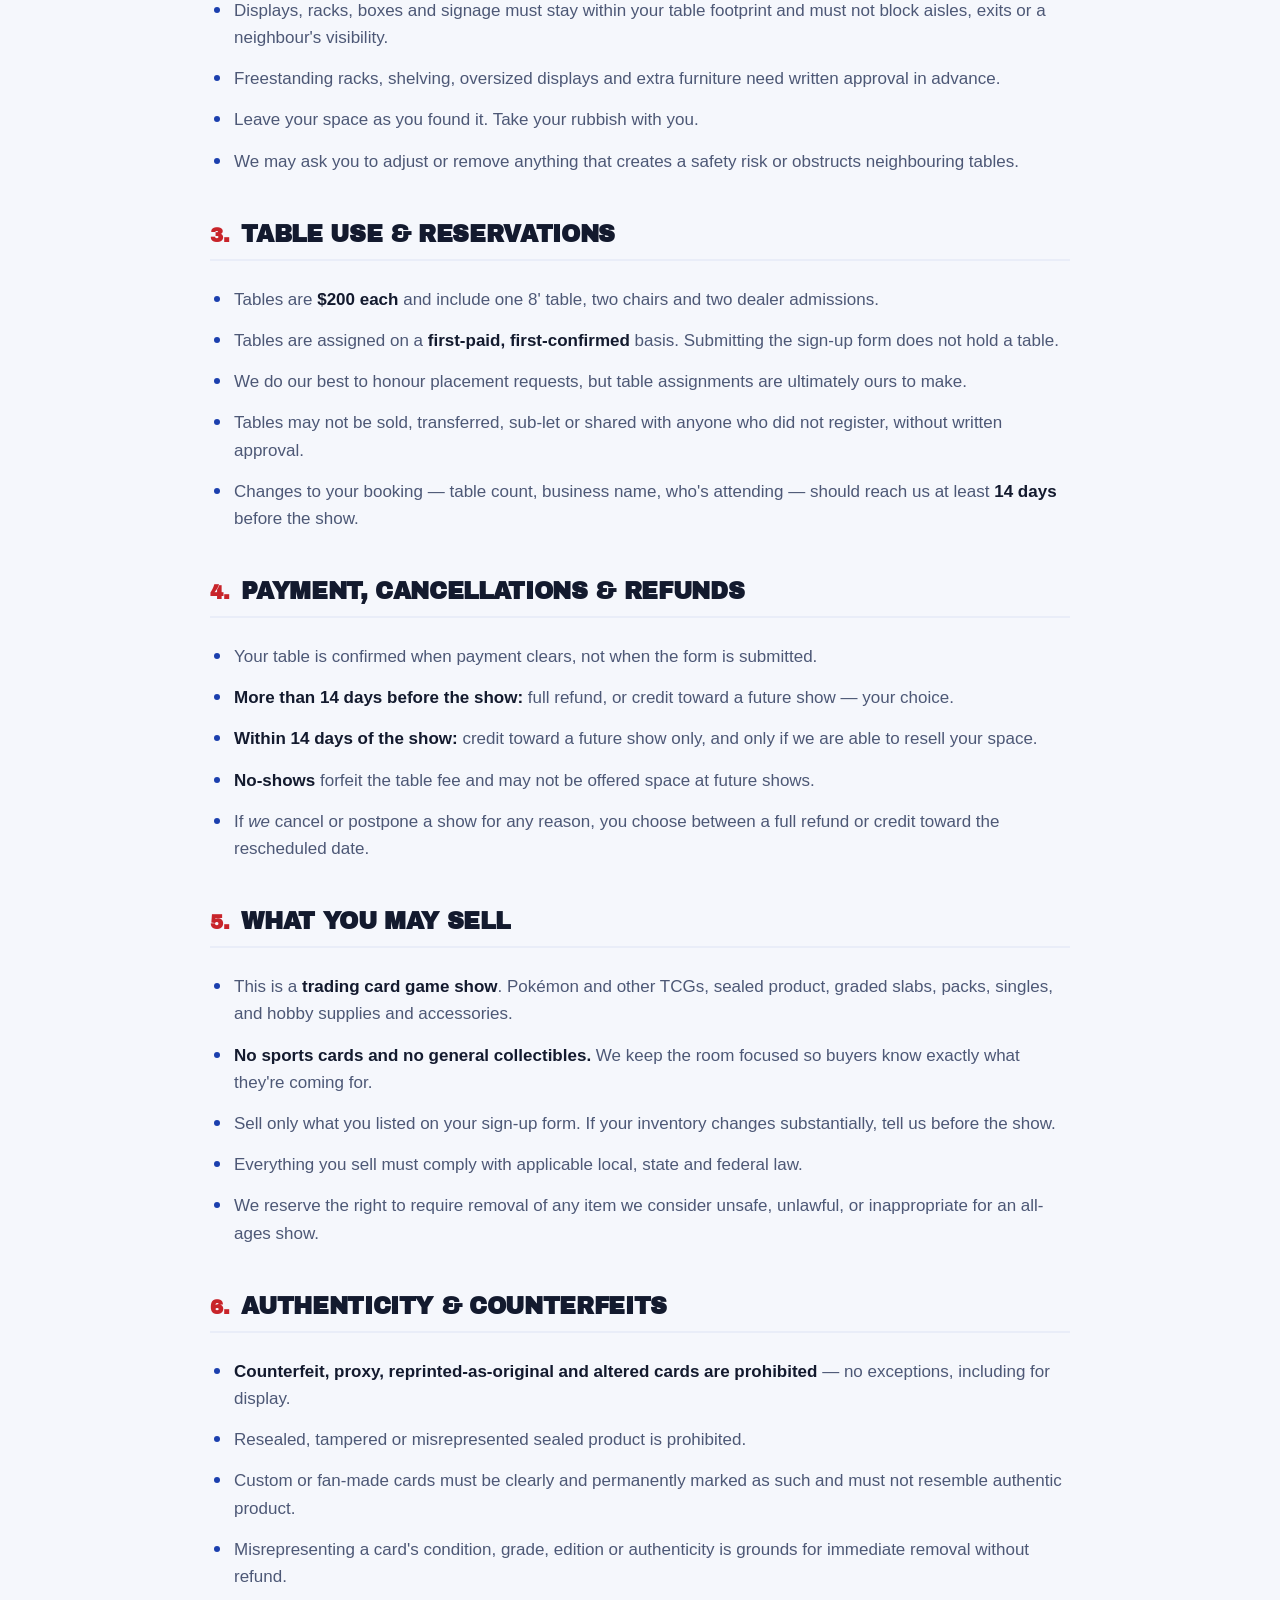
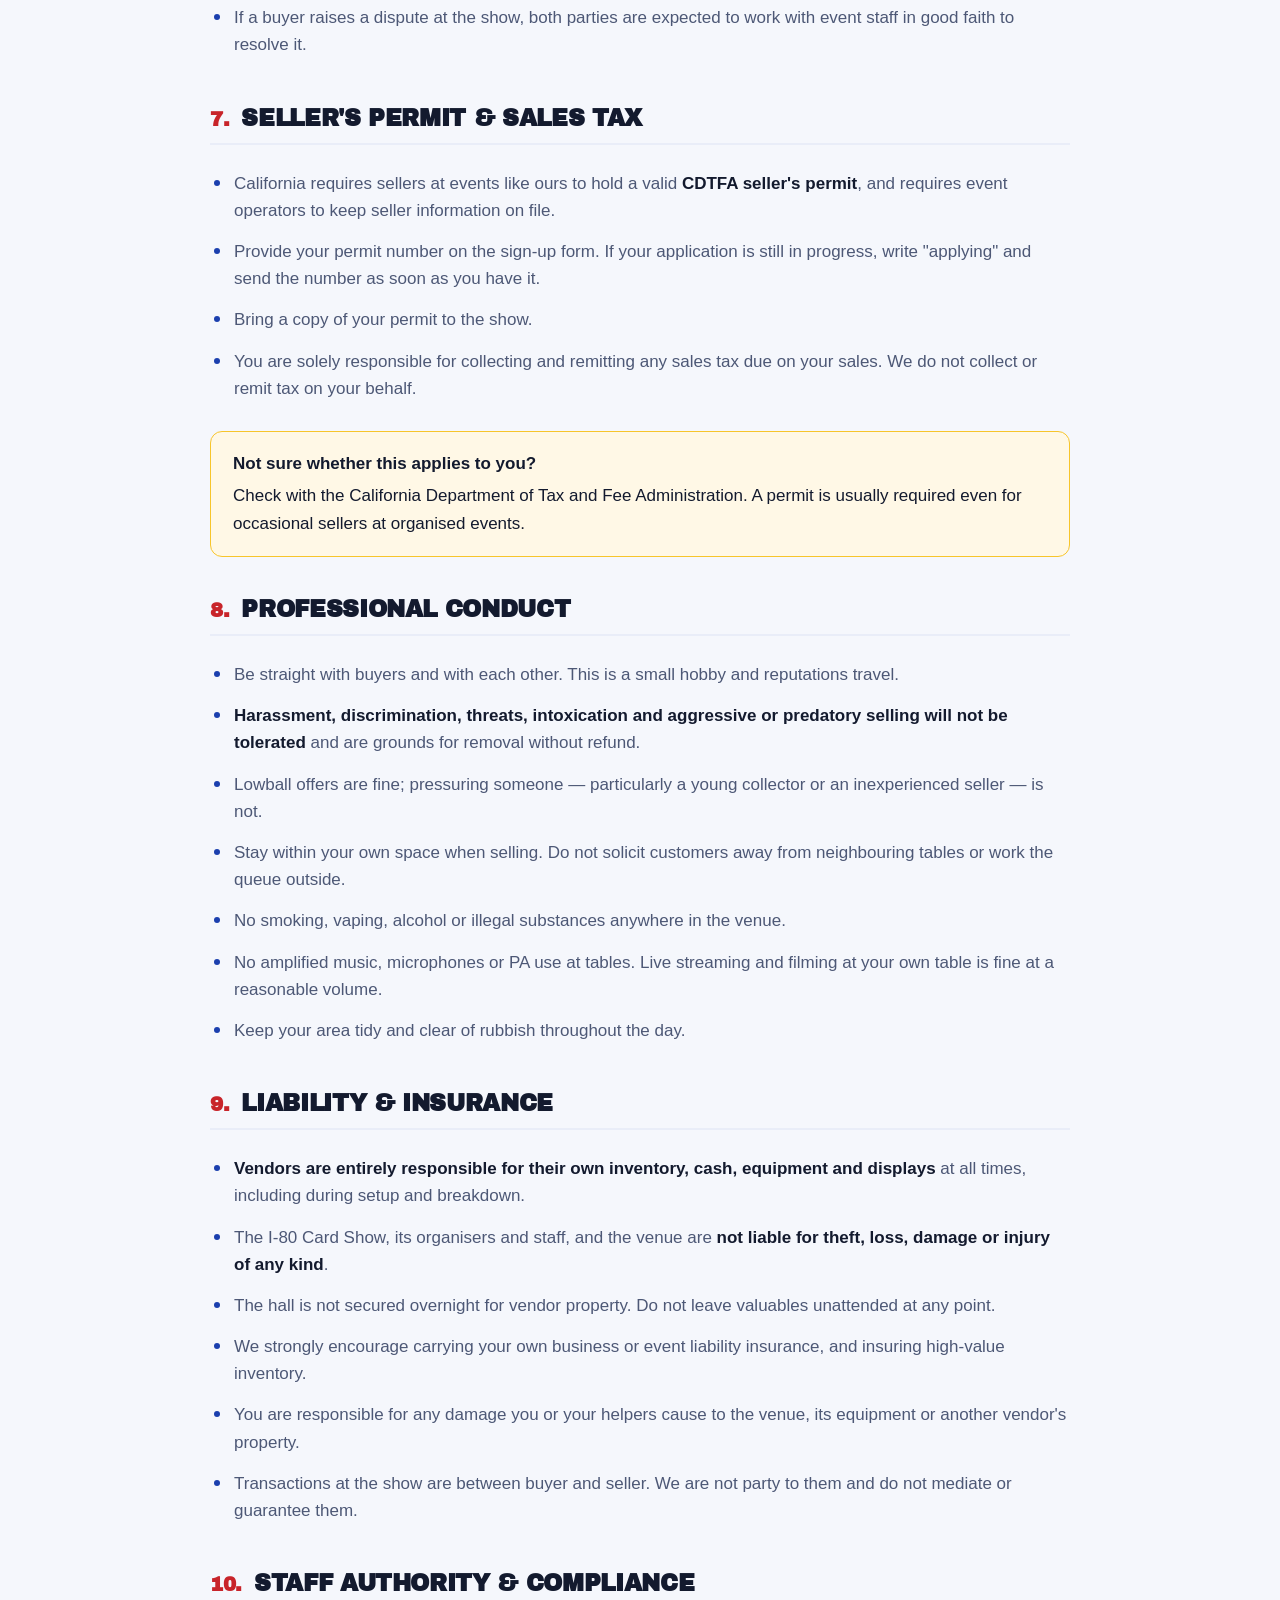
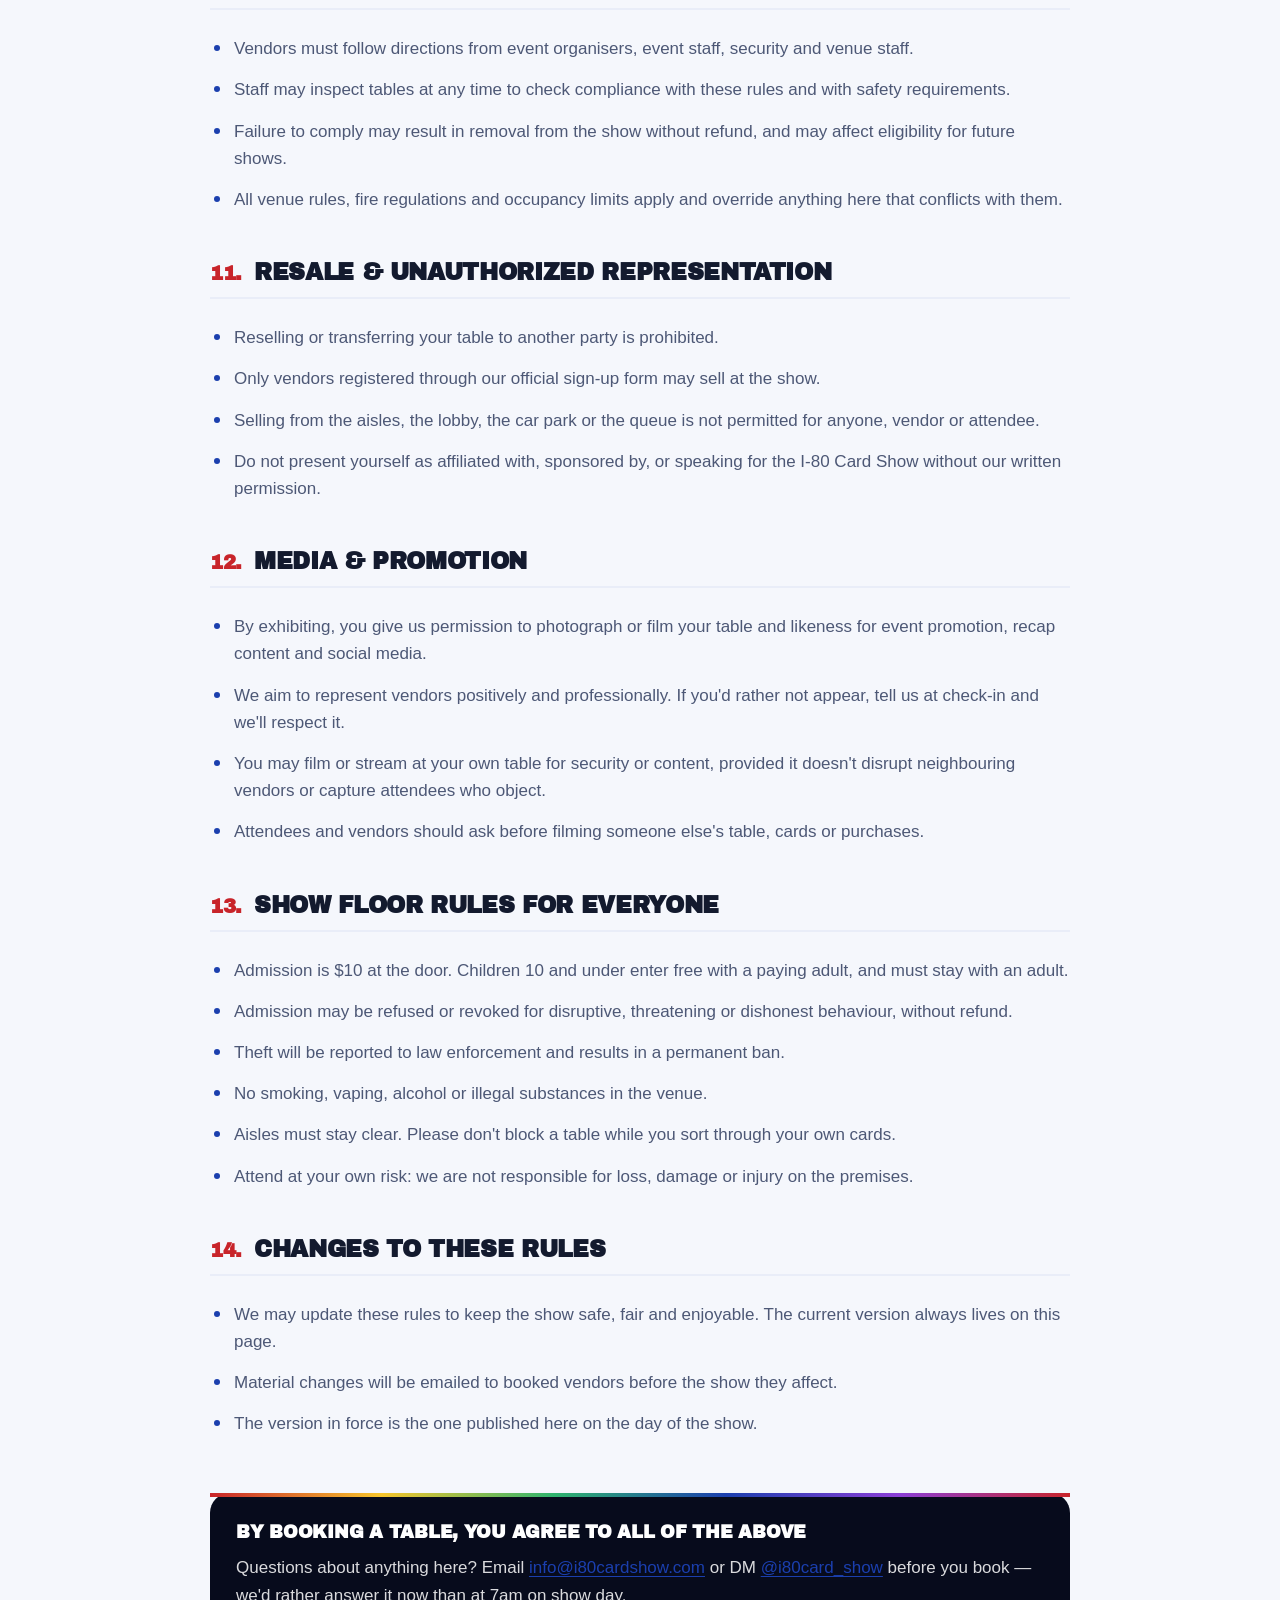
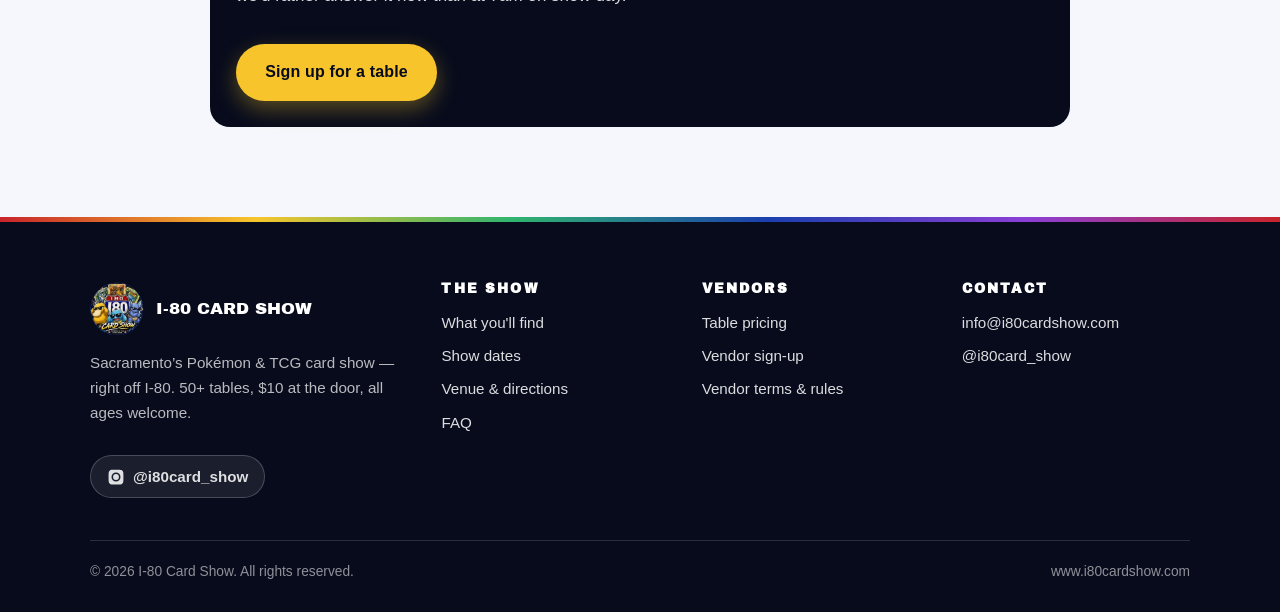
<file: rules.html>
<!DOCTYPE html>
<html lang="en">
<head>
<meta charset="utf-8">
<meta name="viewport" content="width=device-width, initial-scale=1">
<title>Vendor Terms &amp; Rules | I-80 Card Show</title>
<meta name="description" content="Vendor terms and rules for the I-80 Card Show in Sacramento — check-in, setup, table policy, product rules, seller's permit, conduct, liability and cancellations.">
<link rel="canonical" href="https://www.i80cardshow.com/rules.html">
<meta name="theme-color" content="#070b1c">

<meta property="og:type" content="website">
<meta property="og:site_name" content="I-80 Card Show">
<meta property="og:title" content="Vendor Terms &amp; Rules | I-80 Card Show">
<meta property="og:description" content="The rules every vendor agrees to when they book a table at the I-80 Card Show.">
<meta property="og:url" content="https://www.i80cardshow.com/rules.html">
<meta property="og:image" content="https://www.i80cardshow.com/assets/img/og-image.jpg">
<meta name="twitter:card" content="summary_large_image">

<link rel="icon" href="assets/img/favicon-32.png" sizes="32x32">
<link rel="icon" href="assets/img/favicon-512.png" sizes="512x512">
<link rel="apple-touch-icon" href="assets/img/apple-touch-icon.png">

<link rel="preconnect" href="https://fonts.googleapis.com">
<link rel="preconnect" href="https://fonts.gstatic.com" crossorigin>
<link rel="stylesheet" href="https://fonts.googleapis.com/css2?family=Archivo+Black&display=swap">
<link rel="stylesheet" href="assets/css/styles.css?v=2">
</head>
<body>
<a class="skip-link" href="#main">Skip to main content</a>

<header class="site-header">
  <div class="wrap site-header__inner">
    <a class="brand" href="index.html">
      <picture>
        <source srcset="assets/img/logo-small.webp" type="image/webp">
        <img class="brand__mark" src="assets/img/logo-small.png" alt="I-80 Card Show" width="50" height="50">
      </picture>
      <span>
        <span class="brand__name">I-80 Card Show</span>
        <span class="brand__sub">Pokémon &amp; TCG</span>
      </span>
    </a>

    <button class="nav-toggle" type="button" aria-expanded="false" aria-controls="primary-nav">Menu</button>

    <nav class="nav" id="primary-nav" aria-label="Primary">
      <a href="index.html#show">The Show</a>
      <a href="index.html#dates">Dates</a>
      <a href="index.html#venue">Venue</a>
      <a href="vendors.html">Vendors</a>
      <a href="index.html#faq">FAQ</a>
      <a class="btn btn--primary" href="vendors.html#reserve">Vendor sign-up</a>
    </nav>
  </div>
</header>

<main id="main">

  <section class="page-head">
    <div class="wrap">
      <span class="eyebrow">Dealer information</span>
      <h1>Vendor Terms &amp; Rules</h1>
      <p>
        These terms set out what we expect from vendors and what you can expect from us.
        By reserving a table, submitting payment, or setting up at the show, you agree to
        everything below.
      </p>
    </div>
  </section>

  <section class="section">
    <div class="wrap">
      <div class="doc">

        <!-- TODO(content): update the effective date whenever these rules change. -->
        <div class="doc__meta">
          <span><strong>Effective:</strong> September 19, 2026</span>
          <span><strong>Applies to:</strong> all vendors at the I-80 Card Show</span>
          <span><strong>Questions:</strong> <a href="mailto:info@i80cardshow.com">info@i80cardshow.com</a></span>
        </div>

        <nav class="doc__toc" aria-label="Contents">
          <h2>Contents</h2>
          <ol>
            <li><a href="#check-in">Check-in &amp; access</a></li>
            <li><a href="#setup">Setup &amp; breakdown</a></li>
            <li><a href="#tables">Table use &amp; reservations</a></li>
            <li><a href="#payment">Payment, cancellations &amp; refunds</a></li>
            <li><a href="#products">What you may sell</a></li>
            <li><a href="#authenticity">Authenticity &amp; counterfeits</a></li>
            <li><a href="#permit">Seller's permit &amp; sales tax</a></li>
            <li><a href="#conduct">Professional conduct</a></li>
            <li><a href="#liability">Liability &amp; insurance</a></li>
            <li><a href="#staff">Staff authority &amp; compliance</a></li>
            <li><a href="#resale">Resale &amp; unauthorized representation</a></li>
            <li><a href="#media">Media &amp; promotion</a></li>
            <li><a href="#floor">Show floor rules for everyone</a></li>
            <li><a href="#changes">Changes to these rules</a></li>
          </ol>
        </nav>

        <section id="check-in">
          <h2><span class="doc__num">1.</span> Check-in &amp; access</h2>
          <ul>
            <li>All vendors must check in at the registration table before setting up.</li>
            <li>Bring photo ID and the name the table was booked under to collect your table assignment and dealer badges.</li>
            <li>Each table includes <strong>two dealer admissions</strong>. Additional helpers need a badge requested in advance or paid admission at the door.</li>
            <li>Only badged vendors and approved helpers may be in the hall during setup and breakdown.</li>
            <li>Setup times and load-in directions go out by email with your confirmation, and are announced on <a href="https://www.instagram.com/i80card_show/" target="_blank" rel="noopener">@i80card_show</a> before each show.</li>
          </ul>
        </section>

        <section id="setup">
          <h2><span class="doc__num">2.</span> Setup &amp; breakdown</h2>
          <ul>
            <li>Tables, chairs and covers are in place before you arrive. Table positions are fixed — moving or rearranging tables is not permitted.</li>
            <li><strong>All setup must be finished before doors open to the public.</strong></li>
            <li><strong>No early breakdown.</strong> Tables stay stocked and staffed until the show closes. Packing up early empties the room and affects your eligibility for future shows.</li>
            <li>Displays, racks, boxes and signage must stay within your table footprint and must not block aisles, exits or a neighbour's visibility.</li>
            <li>Freestanding racks, shelving, oversized displays and extra furniture need written approval in advance.</li>
            <li>Leave your space as you found it. Take your rubbish with you.</li>
            <li>We may ask you to adjust or remove anything that creates a safety risk or obstructs neighbouring tables.</li>
          </ul>
        </section>

        <section id="tables">
          <h2><span class="doc__num">3.</span> Table use &amp; reservations</h2>
          <ul>
            <li>Tables are <strong>$200 each</strong> and include one 8' table, two chairs and two dealer admissions.</li>
            <li>Tables are assigned on a <strong>first-paid, first-confirmed</strong> basis. Submitting the sign-up form does not hold a table.</li>
            <li>We do our best to honour placement requests, but table assignments are ultimately ours to make.</li>
            <li>Tables may not be sold, transferred, sub-let or shared with anyone who did not register, without written approval.</li>
            <li>Changes to your booking — table count, business name, who's attending — should reach us at least <strong>14 days</strong> before the show.</li>
          </ul>
        </section>

        <section id="payment">
          <h2><span class="doc__num">4.</span> Payment, cancellations &amp; refunds</h2>
          <ul>
            <li>Your table is confirmed when payment clears, not when the form is submitted.</li>
            <li><strong>More than 14 days before the show:</strong> full refund, or credit toward a future show — your choice.</li>
            <li><strong>Within 14 days of the show:</strong> credit toward a future show only, and only if we are able to resell your space.</li>
            <li><strong>No-shows</strong> forfeit the table fee and may not be offered space at future shows.</li>
            <li>If <em>we</em> cancel or postpone a show for any reason, you choose between a full refund or credit toward the rescheduled date.</li>
          </ul>
        </section>

        <section id="products">
          <h2><span class="doc__num">5.</span> What you may sell</h2>
          <ul>
            <li>This is a <strong>trading card game show</strong>. Pokémon and other TCGs, sealed product, graded slabs, packs, singles, and hobby supplies and accessories.</li>
            <li><strong>No sports cards and no general collectibles.</strong> We keep the room focused so buyers know exactly what they're coming for.</li>
            <li>Sell only what you listed on your sign-up form. If your inventory changes substantially, tell us before the show.</li>
            <li>Everything you sell must comply with applicable local, state and federal law.</li>
            <li>We reserve the right to require removal of any item we consider unsafe, unlawful, or inappropriate for an all-ages show.</li>
          </ul>
        </section>

        <section id="authenticity">
          <h2><span class="doc__num">6.</span> Authenticity &amp; counterfeits</h2>
          <ul>
            <li><strong>Counterfeit, proxy, reprinted-as-original and altered cards are prohibited</strong> — no exceptions, including for display.</li>
            <li>Resealed, tampered or misrepresented sealed product is prohibited.</li>
            <li>Custom or fan-made cards must be clearly and permanently marked as such and must not resemble authentic product.</li>
            <li>Misrepresenting a card's condition, grade, edition or authenticity is grounds for immediate removal without refund.</li>
            <li>If a buyer raises a dispute at the show, both parties are expected to work with event staff in good faith to resolve it.</li>
          </ul>
        </section>

        <section id="permit">
          <h2><span class="doc__num">7.</span> Seller's permit &amp; sales tax</h2>
          <ul>
            <li>California requires sellers at events like ours to hold a valid <strong>CDTFA seller's permit</strong>, and requires event operators to keep seller information on file.</li>
            <li>Provide your permit number on the sign-up form. If your application is still in progress, write "applying" and send the number as soon as you have it.</li>
            <li>Bring a copy of your permit to the show.</li>
            <li>You are solely responsible for collecting and remitting any sales tax due on your sales. We do not collect or remit tax on your behalf.</li>
          </ul>
          <div class="doc__callout">
            <strong>Not sure whether this applies to you?</strong>
            Check with the California Department of Tax and Fee Administration. A permit is usually
            required even for occasional sellers at organised events.
          </div>
        </section>

        <section id="conduct">
          <h2><span class="doc__num">8.</span> Professional conduct</h2>
          <ul>
            <li>Be straight with buyers and with each other. This is a small hobby and reputations travel.</li>
            <li><strong>Harassment, discrimination, threats, intoxication and aggressive or predatory selling will not be tolerated</strong> and are grounds for removal without refund.</li>
            <li>Lowball offers are fine; pressuring someone — particularly a young collector or an inexperienced seller — is not.</li>
            <li>Stay within your own space when selling. Do not solicit customers away from neighbouring tables or work the queue outside.</li>
            <li>No smoking, vaping, alcohol or illegal substances anywhere in the venue.</li>
            <li>No amplified music, microphones or PA use at tables. Live streaming and filming at your own table is fine at a reasonable volume.</li>
            <li>Keep your area tidy and clear of rubbish throughout the day.</li>
          </ul>
        </section>

        <section id="liability">
          <h2><span class="doc__num">9.</span> Liability &amp; insurance</h2>
          <ul>
            <li><strong>Vendors are entirely responsible for their own inventory, cash, equipment and displays</strong> at all times, including during setup and breakdown.</li>
            <li>The I-80 Card Show, its organisers and staff, and the venue are <strong>not liable for theft, loss, damage or injury of any kind</strong>.</li>
            <li>The hall is not secured overnight for vendor property. Do not leave valuables unattended at any point.</li>
            <li>We strongly encourage carrying your own business or event liability insurance, and insuring high-value inventory.</li>
            <li>You are responsible for any damage you or your helpers cause to the venue, its equipment or another vendor's property.</li>
            <li>Transactions at the show are between buyer and seller. We are not party to them and do not mediate or guarantee them.</li>
          </ul>
        </section>

        <section id="staff">
          <h2><span class="doc__num">10.</span> Staff authority &amp; compliance</h2>
          <ul>
            <li>Vendors must follow directions from event organisers, event staff, security and venue staff.</li>
            <li>Staff may inspect tables at any time to check compliance with these rules and with safety requirements.</li>
            <li>Failure to comply may result in removal from the show without refund, and may affect eligibility for future shows.</li>
            <li>All venue rules, fire regulations and occupancy limits apply and override anything here that conflicts with them.</li>
          </ul>
        </section>

        <section id="resale">
          <h2><span class="doc__num">11.</span> Resale &amp; unauthorized representation</h2>
          <ul>
            <li>Reselling or transferring your table to another party is prohibited.</li>
            <li>Only vendors registered through our official sign-up form may sell at the show.</li>
            <li>Selling from the aisles, the lobby, the car park or the queue is not permitted for anyone, vendor or attendee.</li>
            <li>Do not present yourself as affiliated with, sponsored by, or speaking for the I-80 Card Show without our written permission.</li>
          </ul>
        </section>

        <section id="media">
          <h2><span class="doc__num">12.</span> Media &amp; promotion</h2>
          <ul>
            <li>By exhibiting, you give us permission to photograph or film your table and likeness for event promotion, recap content and social media.</li>
            <li>We aim to represent vendors positively and professionally. If you'd rather not appear, tell us at check-in and we'll respect it.</li>
            <li>You may film or stream at your own table for security or content, provided it doesn't disrupt neighbouring vendors or capture attendees who object.</li>
            <li>Attendees and vendors should ask before filming someone else's table, cards or purchases.</li>
          </ul>
        </section>

        <section id="floor">
          <h2><span class="doc__num">13.</span> Show floor rules for everyone</h2>
          <ul>
            <li>Admission is $10 at the door. Children 10 and under enter free with a paying adult, and must stay with an adult.</li>
            <li>Admission may be refused or revoked for disruptive, threatening or dishonest behaviour, without refund.</li>
            <li>Theft will be reported to law enforcement and results in a permanent ban.</li>
            <li>No smoking, vaping, alcohol or illegal substances in the venue.</li>
            <li>Aisles must stay clear. Please don't block a table while you sort through your own cards.</li>
            <li>Attend at your own risk: we are not responsible for loss, damage or injury on the premises.</li>
          </ul>
        </section>

        <section id="changes">
          <h2><span class="doc__num">14.</span> Changes to these rules</h2>
          <ul>
            <li>We may update these rules to keep the show safe, fair and enjoyable. The current version always lives on this page.</li>
            <li>Material changes will be emailed to booked vendors before the show they affect.</li>
            <li>The version in force is the one published here on the day of the show.</li>
          </ul>
        </section>

        <div class="doc__sign">
          <h2>By booking a table, you agree to all of the above</h2>
          <p>
            Questions about anything here? Email
            <a href="mailto:info@i80cardshow.com">info@i80cardshow.com</a> or DM
            <a href="https://www.instagram.com/i80card_show/" target="_blank" rel="noopener">@i80card_show</a>
            before you book — we'd rather answer it now than at 7am on show day.
          </p>
          <a class="btn btn--primary" href="vendors.html#reserve">Sign up for a table</a>
        </div>

      </div>
    </div>
  </section>

</main>

<footer class="site-footer" id="contact">
  <div class="wrap">
    <div class="footer__grid">
      <div>
        <span class="footer__brand">
          <picture>
            <source srcset="assets/img/logo-small.webp" type="image/webp">
            <img src="assets/img/logo-small.png" alt="" width="54" height="54" loading="lazy">
          </picture>
          <span>I-80 Card Show</span>
        </span>
        <p>Sacramento’s Pokémon &amp; TCG card show — right off I-80. 50+ tables, $10 at the door, all ages welcome.</p>
        <a class="handle" href="https://www.instagram.com/i80card_show/" target="_blank" rel="noopener"><svg viewBox="0 0 24 24" aria-hidden="true"><path d="M12 2.2c3.2 0 3.6 0 4.9.1 1.2.1 1.8.3 2.2.4.6.2 1 .5 1.4.9.4.4.7.8.9 1.4.2.4.4 1 .4 2.2.1 1.3.1 1.7.1 4.9s0 3.6-.1 4.9c0 1.2-.2 1.8-.4 2.2-.2.6-.5 1-.9 1.4-.4.4-.8.7-1.4.9-.4.2-1 .4-2.2.4-1.3.1-1.7.1-4.9.1s-3.6 0-4.9-.1c-1.2 0-1.8-.2-2.2-.4-.6-.2-1-.5-1.4-.9-.4-.4-.7-.8-.9-1.4-.2-.4-.4-1-.4-2.2-.1-1.3-.1-1.7-.1-4.9s0-3.6.1-4.9c0-1.2.2-1.8.4-2.2.2-.6.5-1 .9-1.4.4-.4.8-.7 1.4-.9.4-.2 1-.4 2.2-.4 1.3-.1 1.7-.1 4.9-.1Zm0 3.8a6 6 0 1 0 0 12 6 6 0 0 0 0-12Zm0 9.9a3.9 3.9 0 1 1 0-7.8 3.9 3.9 0 0 1 0 7.8Zm7.6-10.1a1.4 1.4 0 1 1-2.8 0 1.4 1.4 0 0 1 2.8 0Z"/></svg>@i80card_show</a>
      </div>

      <div>
        <h3>The Show</h3>
        <ul class="footer__links">
          <li><a href="index.html#show">What you'll find</a></li>
          <li><a href="index.html#dates">Show dates</a></li>
          <li><a href="index.html#venue">Venue &amp; directions</a></li>
          <li><a href="index.html#faq">FAQ</a></li>
        </ul>
      </div>

      <div>
        <h3>Vendors</h3>
        <ul class="footer__links">
          <li><a href="vendors.html#pricing">Table pricing</a></li>
          <li><a href="vendors.html#reserve">Vendor sign-up</a></li>
          <li><a href="rules.html">Vendor terms &amp; rules</a></li>
        </ul>
      </div>

      <div>
        <h3>Contact</h3>
        <ul class="footer__links">
          <li><a href="mailto:info@i80cardshow.com">info@i80cardshow.com</a></li>
          <li><a href="https://www.instagram.com/i80card_show/" target="_blank" rel="noopener">@i80card_show</a></li>
        </ul>
      </div>
    </div>

    <div class="footer__bottom">
      <span>&copy; <span id="year">2026</span> I-80 Card Show. All rights reserved.</span>
      <span>www.i80cardshow.com</span>
    </div>
  </div>
</footer>

<script src="assets/js/main.js?v=2" defer></script>
<script src="assets/js/chat.js?v=2" defer></script>
</body>
</html>
</file>
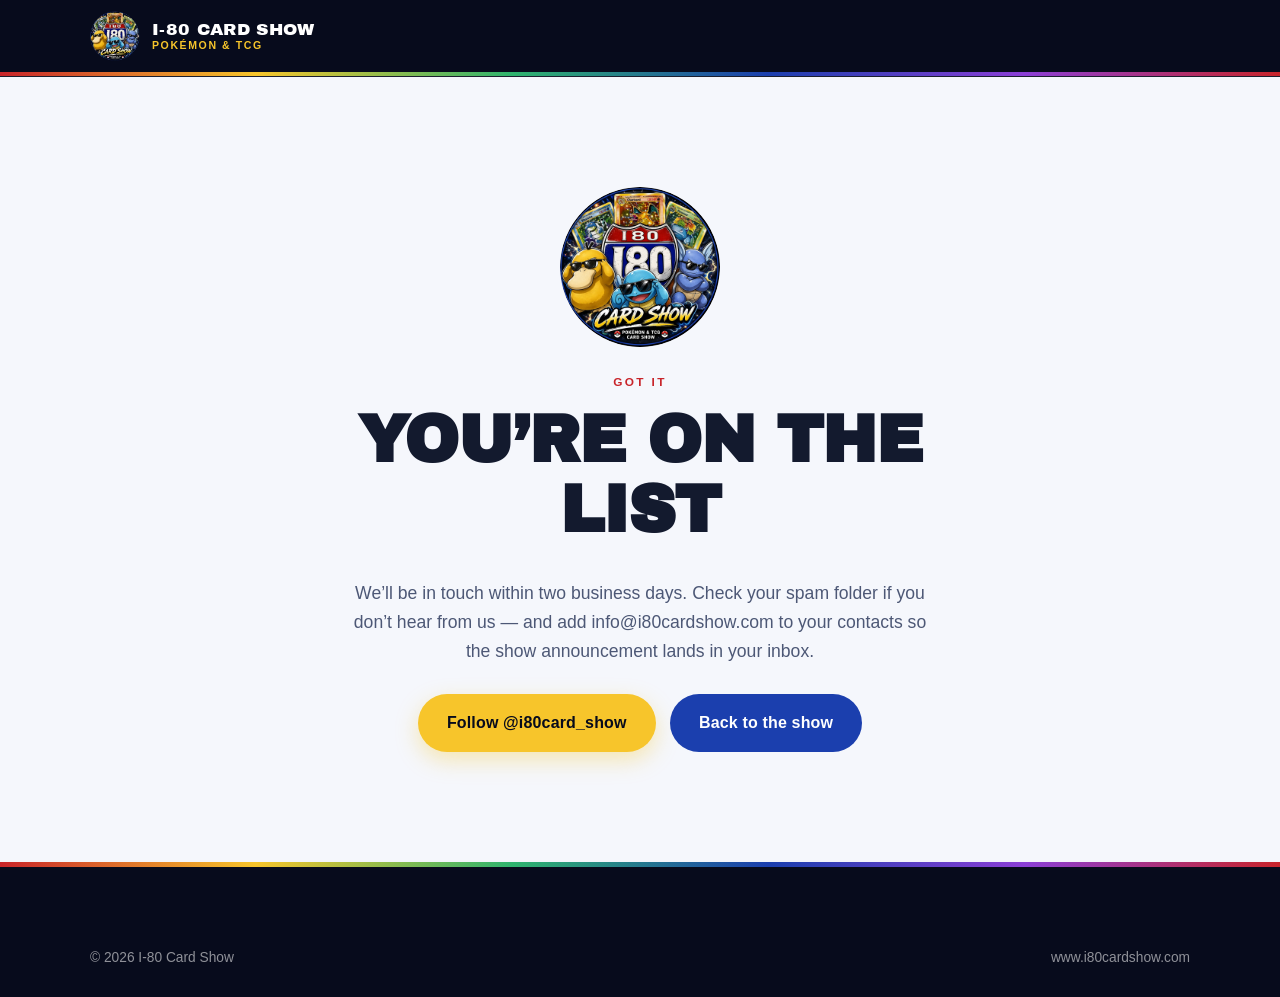
<file: thanks.html>
<!DOCTYPE html>
<html lang="en">
<head>
<meta charset="utf-8">
<meta name="viewport" content="width=device-width, initial-scale=1">
<title>You’re on the list | I-80 Card Show</title>
<meta name="robots" content="noindex">
<link rel="icon" href="/assets/img/favicon-32.png" sizes="32x32">
<link rel="apple-touch-icon" href="/assets/img/apple-touch-icon.png">
<link rel="preconnect" href="https://fonts.googleapis.com">
<link rel="preconnect" href="https://fonts.gstatic.com" crossorigin>
<link rel="stylesheet" href="https://fonts.googleapis.com/css2?family=Archivo+Black&display=swap">
<link rel="stylesheet" href="/assets/css/styles.css?v=2">
</head>
<body>
<header class="site-header">
  <div class="wrap site-header__inner">
    <a class="brand" href="/">
      <picture>
        <source srcset="/assets/img/logo-small.webp" type="image/webp">
        <img class="brand__mark" src="/assets/img/logo-small.png" alt="I-80 Card Show" width="50" height="50">
      </picture>
      <span>
        <span class="brand__name">I-80 Card Show</span>
        <span class="brand__sub">Pokémon &amp; TCG</span>
      </span>
    </a>
  </div>
</header>

<main class="centered-note">
  <picture>
    <source srcset="/assets/img/logo.webp" type="image/webp">
    <img src="/assets/img/logo.png" alt="" width="160" height="160">
  </picture>
  <span class="kicker">Got it</span>
  <h1>You&#8217;re on the list</h1>
  <p style="font-size:1.1rem;color:var(--ink-soft);margin-bottom:28px">
    We&#8217;ll be in touch within two business days. Check your spam folder if you
    don&#8217;t hear from us — and add info@i80cardshow.com to your contacts so the
    show announcement lands in your inbox.
  </p>
  <div class="cta-band__actions" style="justify-content:center">
    <a class="btn btn--primary" href="https://www.instagram.com/i80card_show/" target="_blank" rel="noopener">Follow @i80card_show</a>
    <a class="btn btn--dark" href="/">Back to the show</a>
  </div>
</main>

<footer class="site-footer">
  <div class="wrap footer__bottom" style="margin-top:0;border-top:0">
    <span>&copy; <span id="year">2026</span> I-80 Card Show</span>
    <span>www.i80cardshow.com</span>
  </div>
</footer>
<script src="/assets/js/main.js?v=2" defer></script>
</body>
</html>
</file>
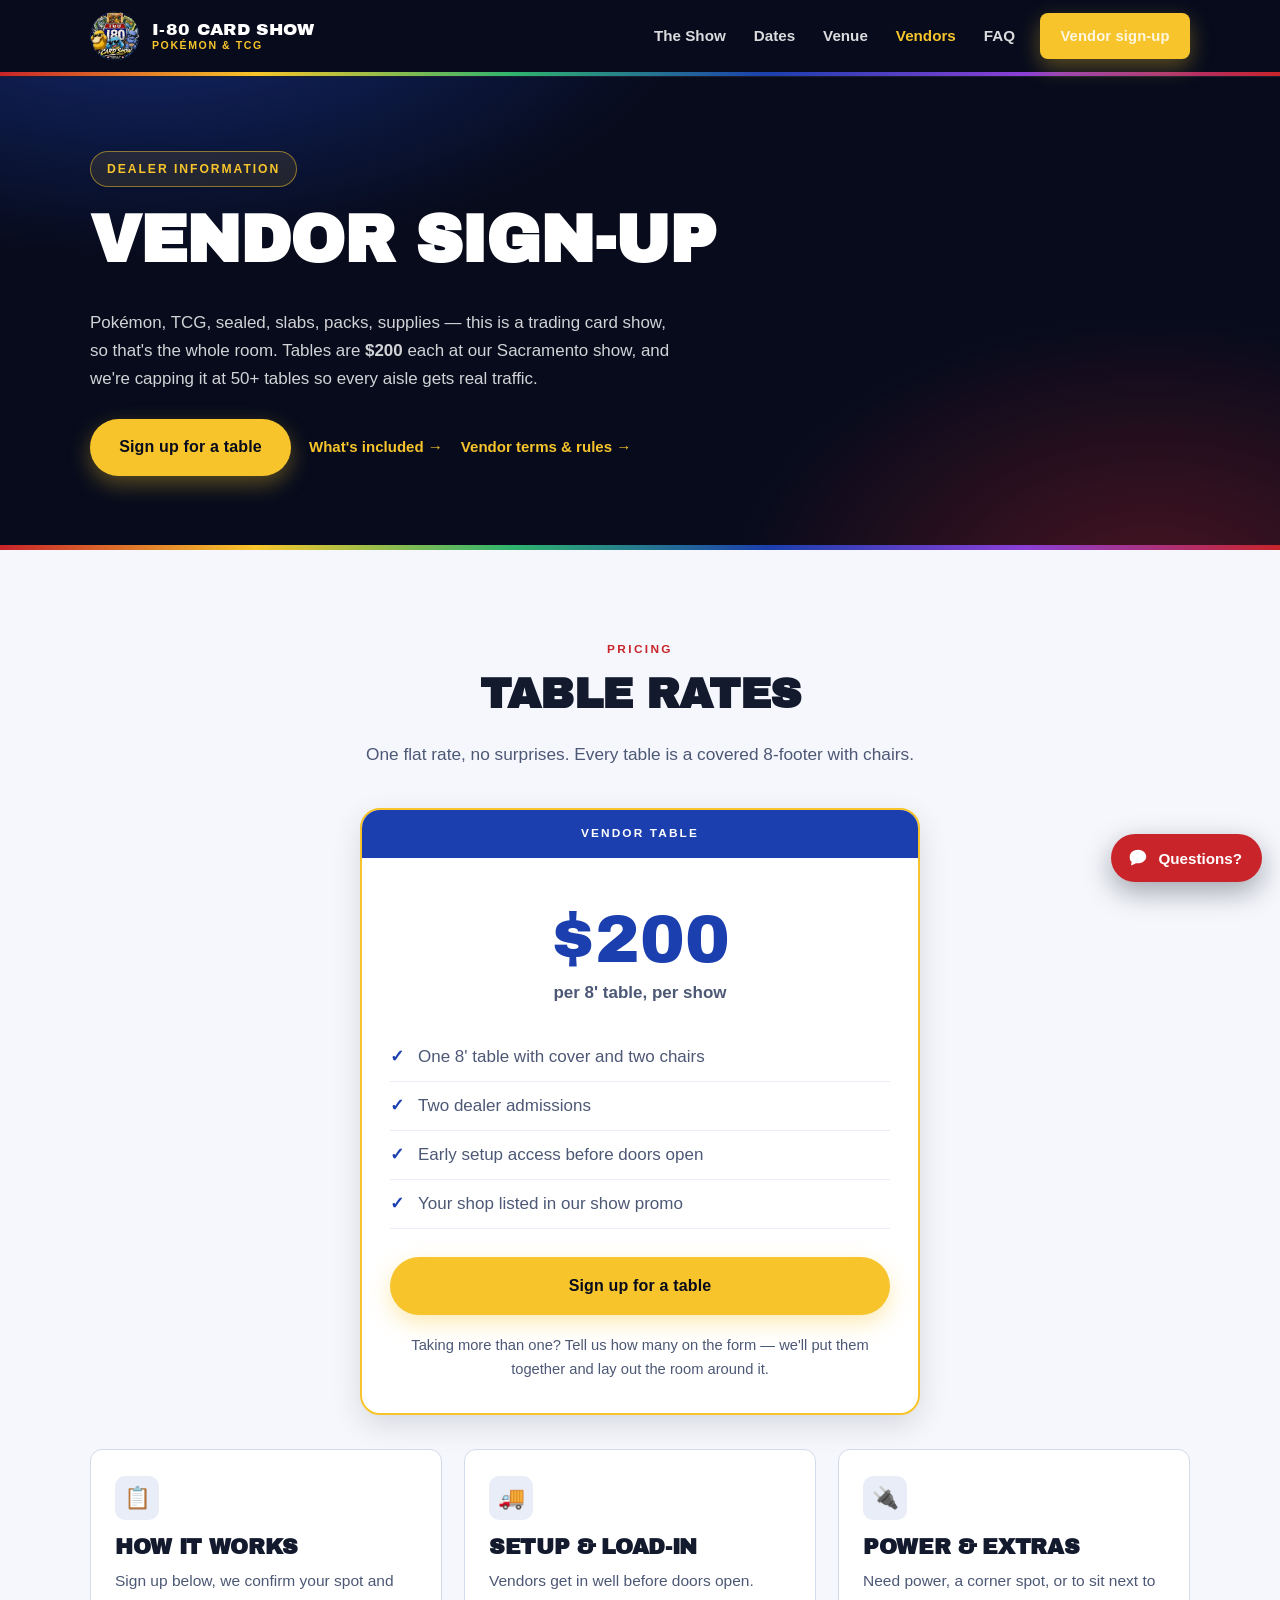
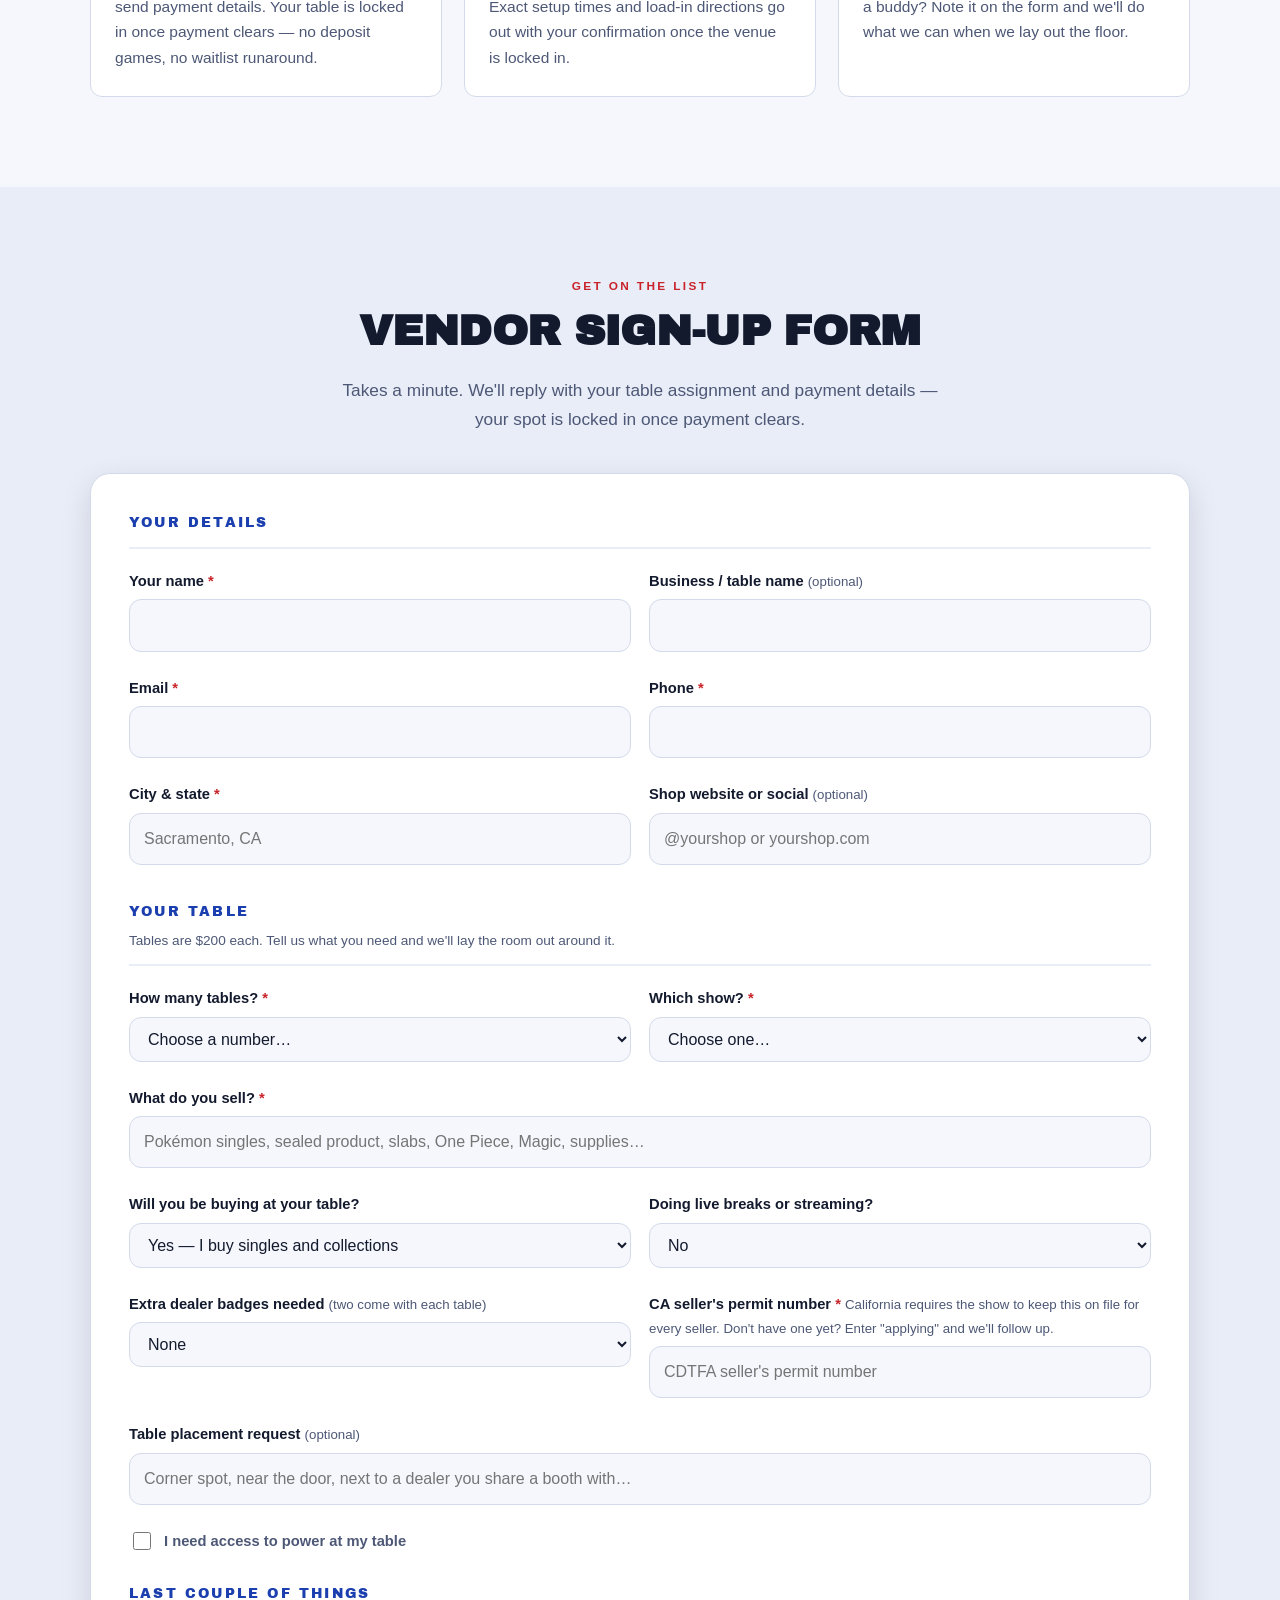
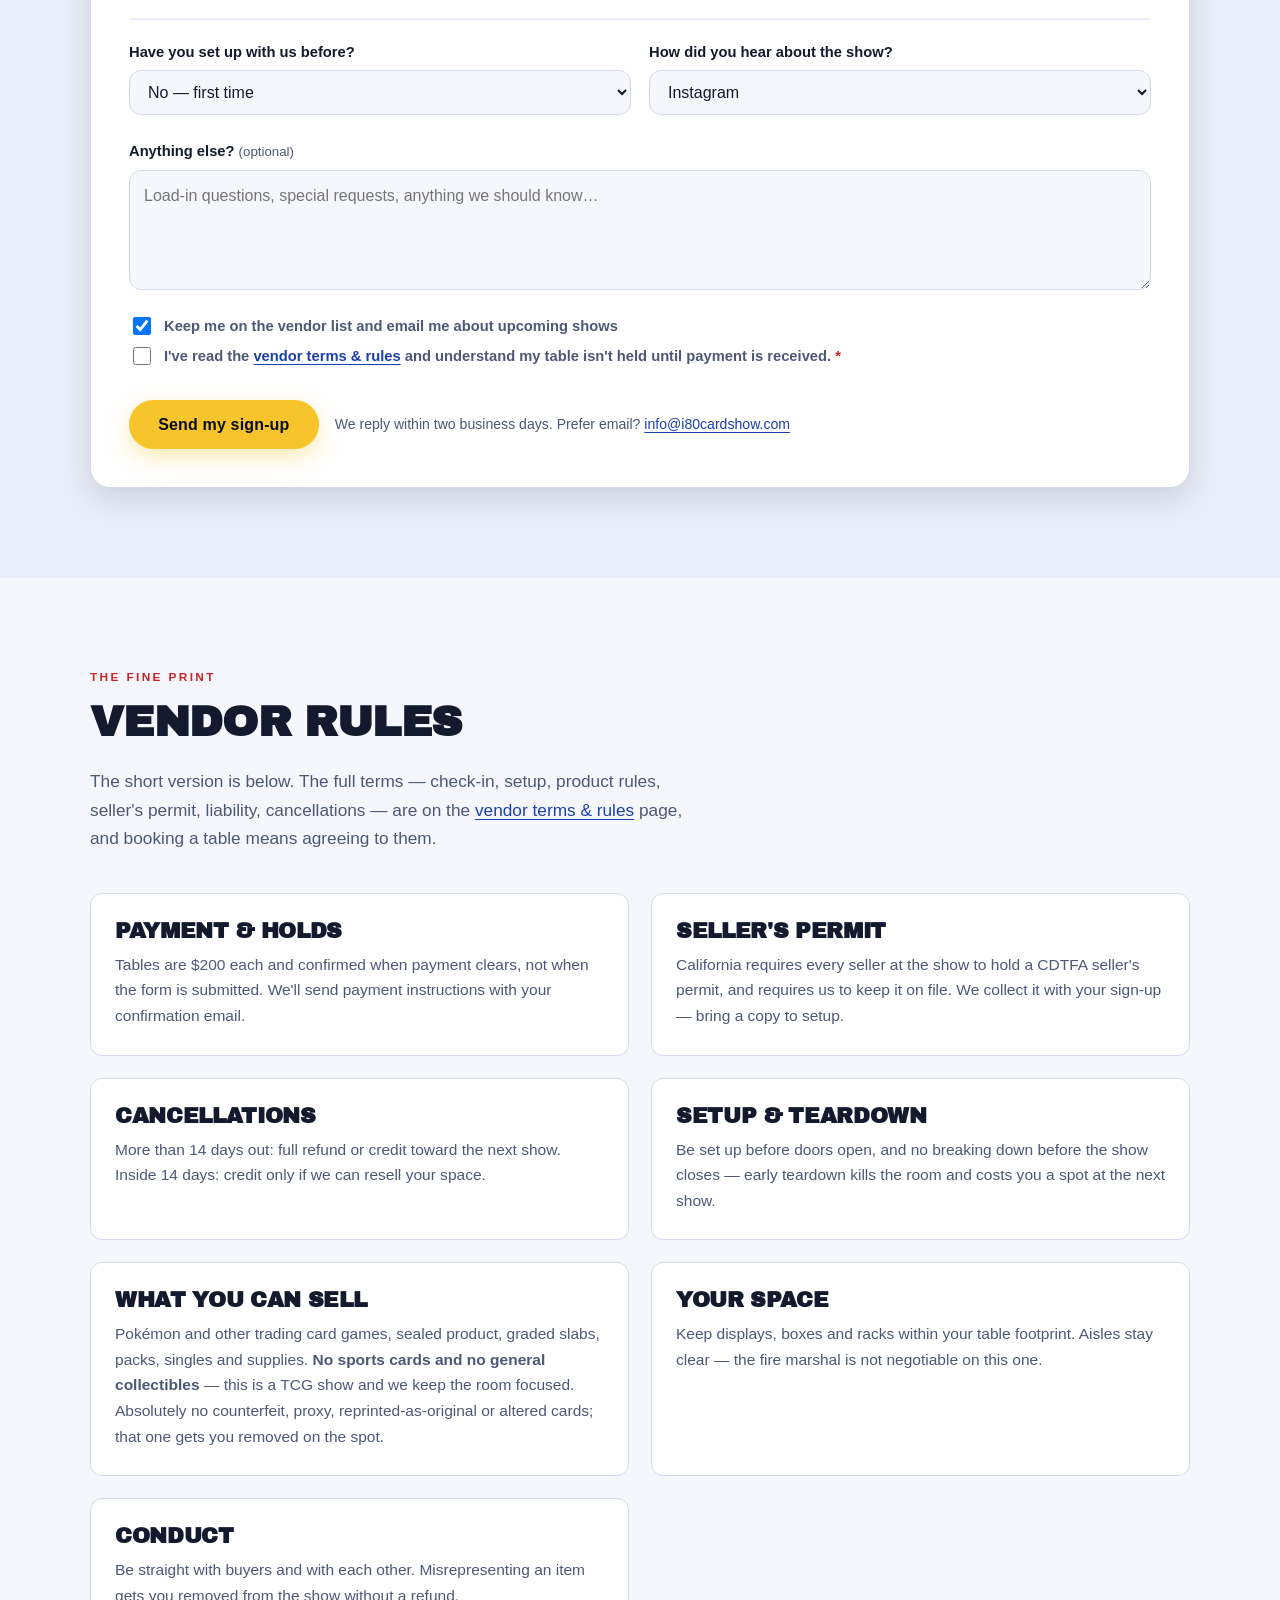
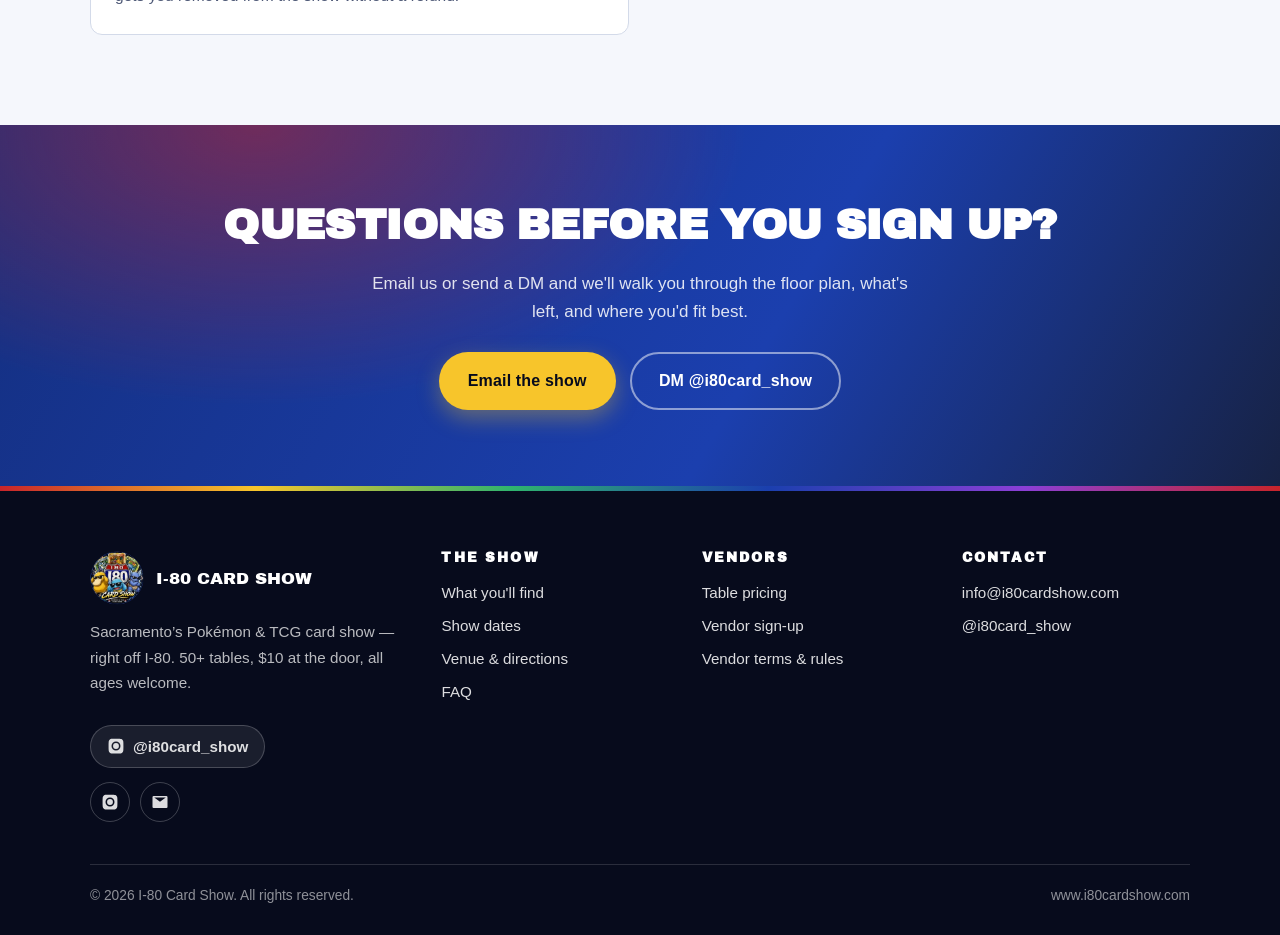
<file: vendors.html>
<!DOCTYPE html>
<html lang="en">
<head>
<meta charset="utf-8">
<meta name="viewport" content="width=device-width, initial-scale=1">
<title>Vendor Sign-Up | I-80 Card Show Sacramento</title>
<meta name="description" content="Vendor sign-up for the I-80 Card Show in Sacramento. Tables are $200 per 8' table at a 50+ table Pokémon and TCG card show right off I-80. TCG only — no sports.">
<link rel="canonical" href="https://www.i80cardshow.com/vendors.html">

<meta property="og:type" content="website">
<meta property="og:site_name" content="I-80 Card Show">
<meta property="og:title" content="Vendor Sign-Up | I-80 Card Show">
<meta property="og:description" content="Get on the vendor list for the I-80 Card Show. Tables are $200 per 8' table.">
<meta property="og:url" content="https://www.i80cardshow.com/vendors.html">
<meta property="og:image" content="https://www.i80cardshow.com/assets/img/og-image.jpg">
<meta name="twitter:card" content="summary_large_image">
<meta name="theme-color" content="#070b1c">

<link rel="icon" href="assets/img/favicon-32.png" sizes="32x32">
<link rel="icon" href="assets/img/favicon-512.png" sizes="512x512">
<link rel="apple-touch-icon" href="assets/img/apple-touch-icon.png">
<link rel="preconnect" href="https://fonts.googleapis.com">
<link rel="preconnect" href="https://fonts.gstatic.com" crossorigin>
<link rel="stylesheet" href="https://fonts.googleapis.com/css2?family=Archivo+Black&display=swap">
<link rel="stylesheet" href="assets/css/styles.css?v=2">
</head>
<body>
<a class="skip-link" href="#main">Skip to main content</a>

<header class="site-header">
  <div class="wrap site-header__inner">
    <a class="brand" href="index.html">
      <picture>
        <source srcset="assets/img/logo-small.webp" type="image/webp">
        <img class="brand__mark" src="assets/img/logo-small.png" alt="I-80 Card Show" width="50" height="50">
      </picture>
      <span>
        <span class="brand__name">I-80 Card Show</span>
        <span class="brand__sub">Pokémon &amp; TCG</span>
      </span>
    </a>

    <button class="nav-toggle" type="button" aria-expanded="false" aria-controls="primary-nav">Menu</button>

    <nav class="nav" id="primary-nav" aria-label="Primary">
      <a href="index.html#show">The Show</a>
      <a href="index.html#dates">Dates</a>
      <a href="index.html#venue">Venue</a>
      <a href="vendors.html" aria-current="page">Vendors</a>
      <a href="index.html#faq">FAQ</a>
      <a class="btn btn--primary" href="#reserve">Vendor sign-up</a>
    </nav>
  </div>
</header>

<main id="main">

  <section class="page-head">
    <div class="wrap">
      <span class="eyebrow">Dealer information</span>
      <h1>Vendor sign-up</h1>
      <p>
        Pokémon, TCG, sealed, slabs, packs, supplies — this is a trading card show, so
        that's the whole room. Tables are <strong>$200</strong> each at our Sacramento
        show, and we're capping it at 50+ tables so every aisle gets real traffic.
      </p>
      <div class="page-head__actions">
        <a class="btn btn--primary" href="#reserve">Sign up for a table</a>
        <a class="link-arrow link-arrow--light" href="#pricing">What's included &rarr;</a>
        <a class="link-arrow link-arrow--light" href="rules.html">Vendor terms &amp; rules &rarr;</a>
      </div>
    </div>
  </section>

  <!-- ====================== PRICING ====================== -->
  <section class="section" id="pricing">
    <div class="wrap">
      <div class="section__head section__head--center">
        <span class="kicker">Pricing</span>
        <h2>Table rates</h2>
        <p class="section__lede">
          One flat rate, no surprises. Every table is a covered 8-footer with chairs.
        </p>
      </div>

      <!-- TODO(content): update the rate and what's included to match your show. -->
      <div class="rate">
        <p class="rate__top">Vendor table</p>
        <div class="rate__body">
          <p class="rate__amount">$200</p>
          <p class="rate__per">per 8' table, per show</p>
          <ul class="rate__features">
            <li>One 8' table with cover and two chairs</li>
            <li>Two dealer admissions</li>
            <li>Early setup access before doors open</li>
            <li>Your shop listed in our show promo</li>
          </ul>
          <a class="btn btn--primary btn--wide" href="#reserve">Sign up for a table</a>
          <p class="rate__note">Taking more than one? Tell us how many on the form — we'll put them together and lay out the room around it.</p>
        </div>
      </div>

      <div class="grid grid--3" style="margin-top:34px">
        <article class="card">
          <div class="card__icon" aria-hidden="true">📋</div>
          <h3>How it works</h3>
          <p>Sign up below, we confirm your spot and send payment details. Your table is locked in once payment clears — no deposit games, no waitlist runaround.</p>
        </article>
        <article class="card">
          <div class="card__icon" aria-hidden="true">🚚</div>
          <h3>Setup &amp; load-in</h3>
          <p>Vendors get in well before doors open. Exact setup times and load-in directions go out with your confirmation once the venue is locked in.</p>
        </article>
        <article class="card">
          <div class="card__icon" aria-hidden="true">🔌</div>
          <h3>Power &amp; extras</h3>
          <p>Need power, a corner spot, or to sit next to a buddy? Note it on the form and we'll do what we can when we lay out the floor.</p>
        </article>
      </div>
    </div>
  </section>

  <!-- ====================== FORM ====================== -->
  <section class="section section--tint" id="reserve">
    <div class="wrap">
      <div class="section__head section__head--center">
        <span class="kicker">Get on the list</span>
        <h2>Vendor sign-up form</h2>
        <p class="section__lede">
          Takes a minute. We'll reply with your table assignment and payment details —
          your spot is locked in once payment clears.
        </p>
      </div>

      <!-- ==================================================================
           TODO(setup): connect this form before launch.

           Create a free form at formspree.io, then either run:

               node tools/set-form-endpoints.mjs --vendor <your-form-id>

           or paste the endpoint into the action below by hand:

               action="https://formspree.io/f/YOUR_FORM_ID"

           That's the whole job. main.js posts it in the background so the
           visitor stays on the page and sees a confirmation message.

           Until an action is set, the form tells the visitor to email
           instead, so no sign-up silently disappears.
           ================================================================== -->
      <form class="form"
            id="vendor-form"
            method="POST"
            action=""
            data-validate
            data-fallback="Online sign-ups aren&#8217;t switched on yet. Please email info@i80cardshow.com with your name, phone number, how many tables you need and what you sell, and we&#8217;ll get you on the vendor list."
            data-success="Thanks &#8212; you&#8217;re on the vendor list. We&#8217;ll confirm your table and send payment details within two business days."
            novalidate>

        <input type="hidden" name="_subject" value="New I-80 Card Show vendor sign-up">
        <!-- Tells you which part of the funnel the sign-up came from. -->
        <input type="hidden" name="source" value="vendor-page">

        <!-- Honeypot: real people never see or fill this. Formspree treats a
             filled-in "_gotcha" field as spam and drops it. -->
        <div class="hp" aria-hidden="true">
          <label for="_gotcha">Do not fill this in</label>
          <input type="text" id="_gotcha" name="_gotcha" tabindex="-1" autocomplete="off">
        </div>

        <fieldset>
          <legend>Your details</legend>
          <div class="form__grid">
            <div class="field">
              <label for="name">Your name <span class="req" aria-hidden="true">*</span></label>
              <input type="text" id="name" name="name" autocomplete="name" required>
              <p class="field__error" data-error-for="name"></p>
            </div>

            <div class="field">
              <label for="business">Business / table name <span class="hint">(optional)</span></label>
              <input type="text" id="business" name="business" autocomplete="organization">
              <p class="field__error" data-error-for="business"></p>
            </div>

            <div class="field">
              <label for="email">Email <span class="req" aria-hidden="true">*</span></label>
              <input type="email" id="email" name="email" autocomplete="email" required>
              <p class="field__error" data-error-for="email"></p>
            </div>

            <div class="field">
              <label for="phone">Phone <span class="req" aria-hidden="true">*</span></label>
              <input type="tel" id="phone" name="phone" autocomplete="tel" required>
              <p class="field__error" data-error-for="phone"></p>
            </div>

            <div class="field">
              <label for="city">City &amp; state <span class="req" aria-hidden="true">*</span></label>
              <input type="text" id="city" name="city" placeholder="Sacramento, CA" autocomplete="address-level2" required>
              <p class="field__error" data-error-for="city"></p>
            </div>

            <div class="field">
              <label for="social">Shop website or social <span class="hint">(optional)</span></label>
              <input type="text" id="social" name="social" placeholder="@yourshop or yourshop.com">
              <p class="field__error" data-error-for="social"></p>
            </div>
          </div>
        </fieldset>

        <fieldset>
          <legend>
            Your table
            <span>Tables are $200 each. Tell us what you need and we'll lay the room out around it.</span>
          </legend>
          <div class="form__grid">
            <div class="field">
              <label for="tables">How many tables? <span class="req" aria-hidden="true">*</span></label>
              <select id="tables" name="tables" required>
                <option value="">Choose a number…</option>
                <option>1 table — $200</option>
                <option>2 tables — $400</option>
                <option>3 tables — $600</option>
                <option>4 tables — $800</option>
                <option>5 or more — tell us below</option>
              </select>
              <p class="field__error" data-error-for="tables"></p>
            </div>

            <div class="field">
              <label for="show-date">Which show? <span class="req" aria-hidden="true">*</span></label>
              <!-- TODO(content): once dates are set, list the actual dates here instead. -->
              <select id="show-date" name="show-date" required>
                <option value="">Choose one…</option>
                <option>The first show — whenever it lands</option>
                <option>Every show — put me down as a regular</option>
                <option>Just add me to the vendor list for now</option>
              </select>
              <p class="field__error" data-error-for="show-date"></p>
            </div>

            <div class="field field--full">
              <label for="sells">What do you sell? <span class="req" aria-hidden="true">*</span></label>
              <input type="text" id="sells" name="sells" placeholder="Pokémon singles, sealed product, slabs, One Piece, Magic, supplies…" required>
              <p class="field__error" data-error-for="sells"></p>
            </div>

            <div class="field">
              <label for="buying">Will you be buying at your table?</label>
              <select id="buying" name="buying">
                <option>Yes — I buy singles and collections</option>
                <option>Yes — singles only</option>
                <option>No — selling only</option>
              </select>
              <p class="field__error" data-error-for="buying"></p>
            </div>

            <div class="field">
              <label for="breaks">Doing live breaks or streaming?</label>
              <select id="breaks" name="breaks">
                <option>No</option>
                <option>Yes — breaks at my table</option>
                <option>Yes — filming or streaming content</option>
              </select>
              <p class="field__error" data-error-for="breaks"></p>
            </div>

            <div class="field">
              <label for="badges">Extra dealer badges needed <span class="hint">(two come with each table)</span></label>
              <select id="badges" name="badges">
                <option>None</option>
                <option>1 extra</option>
                <option>2 extra</option>
                <option>3 or more</option>
              </select>
              <p class="field__error" data-error-for="badges"></p>
            </div>

            <div class="field">
              <label for="taxid">
                CA seller's permit number <span class="req" aria-hidden="true">*</span>
                <span class="hint">California requires the show to keep this on file for every seller. Don't have one yet? Enter "applying" and we'll follow up.</span>
              </label>
              <input type="text" id="taxid" name="taxid" placeholder="CDTFA seller's permit number" required>
              <p class="field__error" data-error-for="taxid"></p>
            </div>

            <div class="field field--full">
              <label for="placement">Table placement request <span class="hint">(optional)</span></label>
              <input type="text" id="placement" name="placement" placeholder="Corner spot, near the door, next to a dealer you share a booth with…">
              <p class="field__error" data-error-for="placement"></p>
            </div>

            <div class="field field--full">
              <label class="checkbox" for="power">
                <input type="checkbox" id="power" name="power" value="yes">
                <span>I need access to power at my table</span>
              </label>
            </div>
          </div>
        </fieldset>

        <fieldset>
          <legend>Last couple of things</legend>
          <div class="form__grid">
            <div class="field">
              <label for="returning">Have you set up with us before?</label>
              <select id="returning" name="returning">
                <option>No — first time</option>
                <option>Yes — returning dealer</option>
              </select>
              <p class="field__error" data-error-for="returning"></p>
            </div>

            <div class="field">
              <label for="heard">How did you hear about the show?</label>
              <select id="heard" name="heard">
                <option>Instagram</option>
                <option>Facebook</option>
                <option>Another dealer</option>
                <option>At a previous show</option>
                <option>Search / this website</option>
                <option>Somewhere else</option>
              </select>
              <p class="field__error" data-error-for="heard"></p>
            </div>

            <div class="field field--full">
              <label for="notes">Anything else? <span class="hint">(optional)</span></label>
              <textarea id="notes" name="notes" placeholder="Load-in questions, special requests, anything we should know…"></textarea>
              <p class="field__error" data-error-for="notes"></p>
            </div>

            <div class="field field--full">
              <label class="checkbox" for="mailing">
                <input type="checkbox" id="mailing" name="mailing" value="yes" checked>
                <span>Keep me on the vendor list and email me about upcoming shows</span>
              </label>
              <label class="checkbox" for="agree">
                <input type="checkbox" id="agree" name="agree" value="yes" required>
                <span>I've read the <a href="rules.html" target="_blank" rel="noopener">vendor terms &amp; rules</a> and understand my table isn't held until payment is received. <span class="req" aria-hidden="true">*</span></span>
              </label>
              <p class="field__error" data-error-for="agree"></p>
            </div>
          </div>
        </fieldset>

        <div class="form__footer">
          <button class="btn btn--primary" type="submit">Send my sign-up</button>
          <p class="note">We reply within two business days. Prefer email? <a href="mailto:info@i80cardshow.com">info@i80cardshow.com</a></p>
        </div>

        <p class="form-status" role="status" aria-live="polite"></p>
      </form>
    </div>
  </section>

  <!-- ====================== RULES ====================== -->
  <section class="section" id="rules">
    <div class="wrap">
      <div class="section__head">
        <span class="kicker">The fine print</span>
        <h2>Vendor rules</h2>
        <p class="section__lede">
          The short version is below. The full terms — check-in, setup, product rules,
          seller's permit, liability, cancellations — are on the
          <a href="rules.html">vendor terms &amp; rules</a> page, and booking a table means
          agreeing to them.
        </p>
      </div>

      <div class="grid grid--2">
        <article class="card">
          <h3>Payment &amp; holds</h3>
          <p>Tables are $200 each and confirmed when payment clears, not when the form is submitted. We'll send payment instructions with your confirmation email.</p>
        </article>
        <article class="card">
          <h3>Seller's permit</h3>
          <p>California requires every seller at the show to hold a CDTFA seller's permit, and requires us to keep it on file. We collect it with your sign-up — bring a copy to setup.</p>
        </article>
        <article class="card">
          <h3>Cancellations</h3>
          <p>More than 14 days out: full refund or credit toward the next show. Inside 14 days: credit only if we can resell your space.</p>
        </article>
        <article class="card">
          <h3>Setup &amp; teardown</h3>
          <p>Be set up before doors open, and no breaking down before the show closes — early teardown kills the room and costs you a spot at the next show.</p>
        </article>
        <article class="card">
          <h3>What you can sell</h3>
          <p>Pokémon and other trading card games, sealed product, graded slabs, packs, singles and supplies. <strong>No sports cards and no general collectibles</strong> — this is a TCG show and we keep the room focused. Absolutely no counterfeit, proxy, reprinted-as-original or altered cards; that one gets you removed on the spot.</p>
        </article>
        <article class="card">
          <h3>Your space</h3>
          <p>Keep displays, boxes and racks within your table footprint. Aisles stay clear — the fire marshal is not negotiable on this one.</p>
        </article>
        <article class="card">
          <h3>Conduct</h3>
          <p>Be straight with buyers and with each other. Misrepresenting an item gets you removed from the show without a refund.</p>
        </article>
      </div>
    </div>
  </section>

  <section class="cta-band">
    <div class="wrap">
      <h2>Questions before you sign up?</h2>
      <p>Email us or send a DM and we'll walk you through the floor plan, what's left, and where you'd fit best.</p>
      <div class="cta-band__actions">
        <a class="btn btn--primary" href="mailto:info@i80cardshow.com">Email the show</a>
        <a class="btn btn--ghost" href="https://www.instagram.com/i80card_show/" target="_blank" rel="noopener">DM @i80card_show</a>
      </div>
    </div>
  </section>

</main>

<footer class="site-footer" id="contact">
  <div class="wrap">
    <div class="footer__grid">
      <div>
        <span class="footer__brand">
          <picture>
            <source srcset="assets/img/logo-small.webp" type="image/webp">
            <img src="assets/img/logo-small.png" alt="" width="54" height="54" loading="lazy">
          </picture>
          <span>I-80 Card Show</span>
        </span>
        <p>Sacramento’s Pokémon &amp; TCG card show — right off I-80. 50+ tables, $10 at the door, all ages welcome.</p>
        <a class="handle" href="https://www.instagram.com/i80card_show/" target="_blank" rel="noopener"><svg viewBox="0 0 24 24" aria-hidden="true"><path d="M12 2.2c3.2 0 3.6 0 4.9.1 1.2.1 1.8.3 2.2.4.6.2 1 .5 1.4.9.4.4.7.8.9 1.4.2.4.4 1 .4 2.2.1 1.3.1 1.7.1 4.9s0 3.6-.1 4.9c0 1.2-.2 1.8-.4 2.2-.2.6-.5 1-.9 1.4-.4.4-.8.7-1.4.9-.4.2-1 .4-2.2.4-1.3.1-1.7.1-4.9.1s-3.6 0-4.9-.1c-1.2 0-1.8-.2-2.2-.4-.6-.2-1-.5-1.4-.9-.4-.4-.7-.8-.9-1.4-.2-.4-.4-1-.4-2.2-.1-1.3-.1-1.7-.1-4.9s0-3.6.1-4.9c0-1.2.2-1.8.4-2.2.2-.6.5-1 .9-1.4.4-.4.8-.7 1.4-.9.4-.2 1-.4 2.2-.4 1.3-.1 1.7-.1 4.9-.1Zm0 3.8a6 6 0 1 0 0 12 6 6 0 0 0 0-12Zm0 9.9a3.9 3.9 0 1 1 0-7.8 3.9 3.9 0 0 1 0 7.8Zm7.6-10.1a1.4 1.4 0 1 1-2.8 0 1.4 1.4 0 0 1 2.8 0Z"/></svg>@i80card_show</a>
        <div class="social">
          <a href="https://www.instagram.com/i80card_show/" target="_blank" rel="noopener" aria-label="I-80 Card Show on Instagram, @i80card_show">
            <svg viewBox="0 0 24 24" aria-hidden="true"><path d="M12 2.2c3.2 0 3.6 0 4.9.1 1.2.1 1.8.3 2.2.4.6.2 1 .5 1.4.9.4.4.7.8.9 1.4.2.4.4 1 .4 2.2.1 1.3.1 1.7.1 4.9s0 3.6-.1 4.9c0 1.2-.2 1.8-.4 2.2-.2.6-.5 1-.9 1.4-.4.4-.8.7-1.4.9-.4.2-1 .4-2.2.4-1.3.1-1.7.1-4.9.1s-3.6 0-4.9-.1c-1.2 0-1.8-.2-2.2-.4-.6-.2-1-.5-1.4-.9-.4-.4-.7-.8-.9-1.4-.2-.4-.4-1-.4-2.2-.1-1.3-.1-1.7-.1-4.9s0-3.6.1-4.9c0-1.2.2-1.8.4-2.2.2-.6.5-1 .9-1.4.4-.4.8-.7 1.4-.9.4-.2 1-.4 2.2-.4 1.3-.1 1.7-.1 4.9-.1Zm0 3.8a6 6 0 1 0 0 12 6 6 0 0 0 0-12Zm0 9.9a3.9 3.9 0 1 1 0-7.8 3.9 3.9 0 0 1 0 7.8Zm7.6-10.1a1.4 1.4 0 1 1-2.8 0 1.4 1.4 0 0 1 2.8 0Z"/></svg>
          </a>
          <a href="mailto:info@i80cardshow.com" aria-label="Email the I-80 Card Show">
            <svg viewBox="0 0 24 24" aria-hidden="true"><path d="M2 5.5A1.5 1.5 0 0 1 3.5 4h17A1.5 1.5 0 0 1 22 5.5v13a1.5 1.5 0 0 1-1.5 1.5h-17A1.5 1.5 0 0 1 2 18.5v-13Zm2.3.5 7.7 5.8L19.7 6H4.3Z"/></svg>
          </a>
        </div>
      </div>

      <div>
        <h3>The Show</h3>
        <ul class="footer__links">
          <li><a href="index.html#show">What you'll find</a></li>
          <li><a href="index.html#dates">Show dates</a></li>
          <li><a href="index.html#venue">Venue &amp; directions</a></li>
          <li><a href="index.html#faq">FAQ</a></li>
        </ul>
      </div>

      <div>
        <h3>Vendors</h3>
        <ul class="footer__links">
          <li><a href="#pricing">Table pricing</a></li>
          <li><a href="#reserve">Vendor sign-up</a></li>
          <li><a href="rules.html">Vendor terms &amp; rules</a></li>
        </ul>
      </div>

      <div>
        <h3>Contact</h3>
        <ul class="footer__links">
          <li><a href="mailto:info@i80cardshow.com">info@i80cardshow.com</a></li>
          <li><a href="https://www.instagram.com/i80card_show/" target="_blank" rel="noopener">@i80card_show</a></li>
        </ul>
      </div>
    </div>

    <div class="footer__bottom">
      <span>&copy; <span id="year">2026</span> I-80 Card Show. All rights reserved.</span>
      <span>www.i80cardshow.com</span>
    </div>
  </div>
</footer>

<div class="cta-bar">
  <a class="btn btn--primary" href="#reserve">Sign up for a table</a>
</div>

<script src="assets/js/main.js?v=2" defer></script>
<script src="assets/js/chat.js?v=2" defer></script>
</body>
</html>
</file>
<file: assets/css/styles.css>
/* ==========================================================================
   I-80 Card Show — stylesheet
   Colors are pulled from the show logo: interstate-shield red and blue, gold
   lettering, deep space background. Change a value in :root and it updates
   everywhere on the site.
   ========================================================================== */

:root {
  /* Brand */
  --space:       #070b1c;
  --space-2:     #0e1633;
  --space-3:     #172244;
  --blue:        #1b3fae;
  --blue-dark:   #142f80;
  --blue-light:  #3f68e0;
  --red:         #c8242a;
  --red-dark:    #9e1a20;
  --gold:        #f7c52b;
  --gold-dark:   #d9a509;

  /* Neutrals */
  --paper:       #f5f7fc;
  --paper-dim:   #e9edf8;
  --line:        #d3dae9;
  --ink:         #131a2e;
  --ink-soft:    #4d5876;
  --white:       #ffffff;

  /* Type */
  --font-display: "Archivo Black", "Helvetica Neue", Impact, sans-serif;
  --font-body: -apple-system, BlinkMacSystemFont, "Segoe UI", Roboto, "Helvetica Neue", Arial, sans-serif;

  /* Metrics */
  --wrap: 1140px;
  --radius: 12px;
  --radius-lg: 20px;
  --shadow: 0 10px 30px rgba(7, 11, 28, 0.12);
  --shadow-lg: 0 24px 60px rgba(7, 11, 28, 0.35);
  --header-h: 72px;

  /* The holo sheen that runs under section headings and along dividers */
  --holo: linear-gradient(90deg, #c8242a, #f7c52b, #2fb46e, #1b3fae, #8b3fd6, #c8242a);
}

/* --------------------------------------------------------------------------
   Base
   -------------------------------------------------------------------------- */

*, *::before, *::after { box-sizing: border-box; }

html {
  scroll-behavior: smooth;
  scroll-padding-top: calc(var(--header-h) + 12px);
  -webkit-text-size-adjust: 100%;
}

body {
  margin: 0;
  background: var(--paper);
  color: var(--ink);
  font-family: var(--font-body);
  font-size: 17px;
  line-height: 1.65;
  -webkit-font-smoothing: antialiased;
}

img, svg { max-width: 100%; height: auto; display: block; }

a { color: var(--blue); text-underline-offset: 3px; }
a:hover { color: var(--blue-dark); }

h1, h2, h3, h4 {
  font-family: var(--font-display);
  font-weight: 900;
  line-height: 1.08;
  letter-spacing: -0.015em;
  margin: 0 0 0.5em;
  text-transform: uppercase;
}

h1 { font-size: clamp(2.3rem, 6vw, 4.1rem); }
h2 { font-size: clamp(1.8rem, 3.6vw, 2.7rem); }
h3 { font-size: clamp(1.1rem, 2vw, 1.35rem); }

p { margin: 0 0 1rem; }
p:last-child { margin-bottom: 0; }

:focus-visible {
  outline: 3px solid var(--gold);
  outline-offset: 3px;
  border-radius: 4px;
}

.wrap {
  width: 100%;
  max-width: var(--wrap);
  margin-inline: auto;
  padding-inline: 20px;
}

.skip-link {
  position: absolute;
  left: -9999px; top: 0;
  background: var(--gold);
  color: var(--space);
  padding: 12px 18px;
  font-weight: 700;
  z-index: 200;
}
.skip-link:focus { left: 8px; top: 8px; }

.visually-hidden {
  position: absolute !important;
  width: 1px; height: 1px;
  margin: -1px; padding: 0; border: 0;
  clip: rect(0 0 0 0); clip-path: inset(50%);
  overflow: hidden; white-space: nowrap;
}

/* Rainbow rule — echoes the holo cards, used as a section divider. */
.holo-rule {
  height: 5px;
  background: var(--holo);
  background-size: 200% 100%;
}

/* --------------------------------------------------------------------------
   Buttons
   -------------------------------------------------------------------------- */

.btn {
  display: inline-flex;
  align-items: center;
  justify-content: center;
  gap: 0.5em;
  padding: 0.85em 1.7em;
  border: 2px solid transparent;
  border-radius: 999px;
  font-family: var(--font-body);
  font-size: 1rem;
  font-weight: 800;
  letter-spacing: 0.01em;
  text-decoration: none;
  cursor: pointer;
  transition: transform 0.15s ease, background-color 0.15s ease, color 0.15s ease, box-shadow 0.15s ease;
}
.btn:hover { transform: translateY(-2px); }
.btn:active { transform: translateY(0); }

.btn--primary {
  background: var(--gold);
  color: var(--space);
  box-shadow: 0 8px 22px rgba(247, 197, 43, 0.35);
}
.btn--primary:hover { background: var(--gold-dark); color: var(--space); }

.btn--red {
  background: var(--red);
  color: var(--white);
  box-shadow: 0 8px 22px rgba(200, 36, 42, 0.32);
}
.btn--red:hover { background: var(--red-dark); color: var(--white); }

.btn--ghost {
  background: transparent;
  color: var(--white);
  border-color: rgba(255, 255, 255, 0.5);
}
.btn--ghost:hover { background: rgba(255, 255, 255, 0.14); color: var(--white); }

.btn--dark {
  background: var(--blue);
  color: var(--white);
}
.btn--dark:hover { background: var(--blue-dark); color: var(--white); }

.btn--wide { width: 100%; }

/* --------------------------------------------------------------------------
   Header / navigation
   -------------------------------------------------------------------------- */

.site-header {
  position: sticky;
  top: 0;
  z-index: 100;
  background: var(--space);
  color: var(--white);
  border-bottom: 1px solid rgba(255, 255, 255, 0.08);
}
.site-header::after {
  content: "";
  display: block;
  height: 4px;
  background: var(--holo);
}

.site-header__inner {
  min-height: var(--header-h);
  display: flex;
  align-items: center;
  justify-content: space-between;
  gap: 16px;
}

.brand {
  display: inline-flex;
  align-items: center;
  gap: 12px;
  color: var(--white);
  text-decoration: none;
  font-family: var(--font-display);
  text-transform: uppercase;
  letter-spacing: 0.02em;
  line-height: 1.05;
}
.brand:hover { color: var(--white); }
.brand picture, .footer__brand picture, .centered-note picture { display: block; flex: none; }
.brand__mark {
  width: 50px; height: 50px;
  flex: none;
  border-radius: 50%;
}
.brand__name { font-size: 1.08rem; }
.brand__sub {
  display: block;
  font-family: var(--font-body);
  font-size: 0.66rem;
  font-weight: 700;
  letter-spacing: 0.15em;
  color: var(--gold);
}

.nav-toggle {
  display: none;
  background: transparent;
  border: 2px solid rgba(255, 255, 255, 0.35);
  border-radius: 8px;
  color: var(--white);
  padding: 8px 12px;
  font-weight: 700;
  cursor: pointer;
}

.nav { display: flex; align-items: center; gap: 2px; }

.nav a {
  display: inline-block;
  padding: 10px 13px;
  color: rgba(255, 255, 255, 0.86);
  text-decoration: none;
  font-weight: 600;
  font-size: 0.95rem;
  border-radius: 8px;
}
.nav a:hover { color: var(--white); background: rgba(255, 255, 255, 0.09); }
.nav a[aria-current="page"] { color: var(--gold); }
.nav .btn { margin-left: 10px; padding: 0.6em 1.25em; font-size: 0.92rem; }

@media (max-width: 900px) {
  .nav-toggle { display: inline-block; }
  .nav {
    display: none;
    position: absolute;
    left: 0; right: 0; top: 100%;
    flex-direction: column;
    align-items: stretch;
    gap: 2px;
    padding: 12px 20px 20px;
    background: var(--space);
    border-bottom: 4px solid var(--gold);
  }
  .nav.is-open { display: flex; }
  .nav a { padding: 12px 10px; font-size: 1.05rem; }
  .nav .btn { margin: 10px 0 0; padding: 0.85em 1.2em; }
}

/* --------------------------------------------------------------------------
   Hero
   -------------------------------------------------------------------------- */

.hero {
  position: relative;
  background:
    radial-gradient(900px 620px at 78% 12%, rgba(27, 63, 174, 0.55), transparent 68%),
    radial-gradient(700px 520px at 8% 88%, rgba(200, 36, 42, 0.35), transparent 70%),
    linear-gradient(160deg, var(--space) 0%, var(--space-2) 55%, var(--space) 100%);
  color: var(--white);
  overflow: hidden;
}

/* Star field — pure CSS, no image request. */
.hero::before {
  content: "";
  position: absolute;
  inset: 0;
  background-image:
    radial-gradient(2px 2px at 12% 22%, rgba(255,255,255,.65), transparent),
    radial-gradient(1.5px 1.5px at 28% 68%, rgba(255,255,255,.45), transparent),
    radial-gradient(2px 2px at 47% 14%, rgba(255,255,255,.5), transparent),
    radial-gradient(1.5px 1.5px at 62% 82%, rgba(255,255,255,.4), transparent),
    radial-gradient(2px 2px at 78% 38%, rgba(255,255,255,.55), transparent),
    radial-gradient(1.5px 1.5px at 88% 72%, rgba(255,255,255,.4), transparent),
    radial-gradient(1.5px 1.5px at 35% 45%, rgba(255,255,255,.3), transparent);
  pointer-events: none;
}

.hero::after {
  content: "";
  position: absolute;
  left: 0; right: 0; bottom: 0;
  height: 5px;
  background: var(--holo);
}

.hero__inner {
  position: relative;
  display: grid;
  grid-template-columns: 1.1fr 0.9fr;
  gap: 52px;
  align-items: center;
  padding: clamp(44px, 6vw, 84px) 20px clamp(56px, 7vw, 96px);
}

.eyebrow {
  display: inline-flex;
  align-items: center;
  gap: 10px;
  margin-bottom: 18px;
  padding: 7px 16px;
  border: 1px solid rgba(247, 197, 43, 0.5);
  border-radius: 999px;
  background: rgba(247, 197, 43, 0.1);
  color: var(--gold);
  font-size: 0.76rem;
  font-weight: 800;
  letter-spacing: 0.16em;
  text-transform: uppercase;
}

.hero h1 { margin-bottom: 0.3em; }
.hero h1 .hero__line2 {
  display: block;
  background: linear-gradient(90deg, var(--gold) 20%, #fff0b8 60%, var(--gold) 100%);
  -webkit-background-clip: text;
  background-clip: text;
  color: transparent;
}

.hero__lede {
  font-size: clamp(1.05rem, 1.55vw, 1.22rem);
  color: rgba(255, 255, 255, 0.82);
  max-width: 54ch;
  margin-bottom: 28px;
}

.hero__actions { display: flex; flex-wrap: wrap; gap: 14px; margin-bottom: 24px; }
.hero__note { font-size: 0.92rem; color: rgba(255, 255, 255, 0.6); }

.hero__logo {
  width: min(420px, 100%);
  margin-inline: auto;
  filter: drop-shadow(0 20px 45px rgba(0, 0, 0, 0.55));
}

/* Next-show strip — sits directly under the hero */
.showstrip {
  background: var(--white);
  border-bottom: 1px solid var(--line);
}
.showstrip__inner {
  display: flex;
  flex-wrap: wrap;
  align-items: center;
  justify-content: space-between;
  gap: 24px 32px;
  padding-block: 22px;
}
.showstrip__label {
  display: block;
  font-size: 0.7rem;
  font-weight: 800;
  letter-spacing: 0.2em;
  text-transform: uppercase;
  color: var(--red);
  margin-bottom: 4px;
}
.showstrip__date {
  font-family: var(--font-display);
  font-size: clamp(1.25rem, 2.4vw, 1.75rem);
  text-transform: uppercase;
  line-height: 1.1;
  margin: 0 0 4px;
}
.showstrip__meta { color: var(--ink-soft); font-size: 0.95rem; margin: 0; }
.showstrip__cta { flex: none; }
.showstrip__actions { display: flex; flex-wrap: wrap; gap: 12px; }

/* Compact single-field form (the date-announcement sign-up) */
.form--inline {
  max-width: 560px;
  margin-inline: auto;
  padding: clamp(20px, 3vw, 28px);
}
.notify {
  display: flex;
  flex-wrap: wrap;
  gap: 12px;
  align-items: flex-start;
}
.notify .field { flex: 1 1 240px; }
.notify .btn { flex: none; }
@media (max-width: 520px) {
  .notify { flex-direction: column; }
  .notify .btn { width: 100%; }
}

.dates__alt {
  text-align: center;
  margin-top: 22px;
  color: var(--ink-soft);
  font-size: 0.95rem;
}

/* Countdown + season date rows: unused while dates are TBD, kept ready for the
   day the first date is announced. See "Adding the dates back" in the README. */
.countdown {
  display: grid;
  grid-template-columns: repeat(4, minmax(56px, 1fr));
  gap: 10px;
}
.countdown__unit {
  text-align: center;
  background: var(--paper-dim);
  border-radius: 10px;
  padding: 10px 6px 8px;
  min-width: 62px;
}
.countdown__num {
  display: block;
  font-family: var(--font-display);
  font-size: 1.5rem;
  line-height: 1.1;
  color: var(--blue);
  font-variant-numeric: tabular-nums;
}
.countdown__label {
  font-size: 0.62rem;
  letter-spacing: 0.12em;
  text-transform: uppercase;
  color: var(--ink-soft);
  font-weight: 800;
}

@media (max-width: 720px) {
  .showstrip__inner { justify-content: center; text-align: center; }
  .showstrip__cta { width: 100%; }
}

.hero__badge { display: grid; place-items: center; }

@media (max-width: 940px) {
  .hero__inner {
    grid-template-columns: 1fr;
    gap: 32px;
    text-align: center;
  }
  .hero__inner > div:first-child { order: 2; }
  .hero__badge { order: 1; }
  .hero__logo { width: min(300px, 72vw); }
  .hero__lede { margin-inline: auto; }
  .hero__actions { justify-content: center; }
  .eyebrow { margin-inline: auto; }
}


/* --------------------------------------------------------------------------
   The fork — two audiences, two paths, immediately after the hero
   -------------------------------------------------------------------------- */

.fork { padding: clamp(44px, 5vw, 68px) 0; background: var(--paper); }

.fork__grid {
  display: grid;
  grid-template-columns: 1fr 1fr;
  gap: 24px;
}
@media (max-width: 820px) { .fork__grid { grid-template-columns: 1fr; } }

.fork__card {
  position: relative;
  display: flex;
  flex-direction: column;
  background: var(--white);
  border: 1px solid var(--line);
  border-top: 5px solid var(--blue);
  border-radius: var(--radius-lg);
  padding: clamp(26px, 3vw, 34px);
  box-shadow: var(--shadow);
}
.fork__card--vendor { border-top-color: var(--red); }

.fork__tag {
  display: inline-block;
  align-self: flex-start;
  margin-bottom: 14px;
  padding: 5px 13px;
  border-radius: 999px;
  background: var(--paper-dim);
  color: var(--ink-soft);
  font-size: 0.68rem;
  font-weight: 800;
  letter-spacing: 0.16em;
  text-transform: uppercase;
}

.fork__card h3 { font-size: clamp(1.3rem, 2.4vw, 1.7rem); margin-bottom: 0.45em; }
.fork__card > p { color: var(--ink-soft); margin-bottom: 18px; }

.fork__points { list-style: none; margin: 0 0 24px; padding: 0; flex: 1; }
.fork__points li {
  position: relative;
  padding: 7px 0 7px 26px;
  color: var(--ink-soft);
  font-size: 0.96rem;
}
.fork__points li::before {
  content: "\2713";
  position: absolute;
  left: 0;
  color: var(--blue);
  font-weight: 800;
}
.fork__card--vendor .fork__points li::before { color: var(--red); }

.fork__actions { display: flex; flex-direction: column; gap: 12px; align-items: flex-start; }
.fork__actions .btn { width: 100%; }

.link-arrow {
  font-weight: 700;
  font-size: 0.94rem;
  text-decoration: none;
  align-self: center;
}
.link-arrow:hover { text-decoration: underline; }

/* --------------------------------------------------------------------------
   Sticky mobile action bar — the next step is always one tap away
   -------------------------------------------------------------------------- */

.cta-bar { display: none; }

@media (max-width: 900px) {
  .cta-bar {
    display: flex;
    gap: 10px;
    position: fixed;
    left: 0; right: 0; bottom: 0;
    z-index: 90;
    padding: 10px 14px calc(10px + env(safe-area-inset-bottom, 0px));
    background: rgba(7, 11, 28, 0.96);
    border-top: 3px solid transparent;
    border-image: var(--holo) 1;
    backdrop-filter: blur(8px);
  }
  .cta-bar .btn {
    flex: 1;
    padding: 0.8em 0.6em;
    font-size: 0.95rem;
  }
  /* keep the bar from covering the end of the page */
  body { padding-bottom: 78px; }
}

@media print { .cta-bar { display: none !important; } }

/* --------------------------------------------------------------------------
   Fact bar
   -------------------------------------------------------------------------- */

.factbar { background: var(--blue); color: var(--white); }
.factbar__grid {
  display: grid;
  grid-template-columns: repeat(4, 1fr);
  gap: 1px;
  background: rgba(255, 255, 255, 0.18);
}
.fact { background: var(--blue); padding: 26px 22px; text-align: center; }
.fact__label {
  display: block;
  font-size: 0.68rem;
  letter-spacing: 0.16em;
  text-transform: uppercase;
  color: rgba(255, 255, 255, 0.75);
  font-weight: 800;
  margin-bottom: 6px;
}
.fact__value { font-family: var(--font-display); font-size: 1.2rem; text-transform: uppercase; margin: 0; }
.fact__value small {
  display: block;
  font-family: var(--font-body);
  font-size: 0.82rem;
  font-weight: 600;
  text-transform: none;
  color: rgba(255, 255, 255, 0.78);
  margin-top: 4px;
}
@media (max-width: 780px) { .factbar__grid { grid-template-columns: repeat(2, 1fr); } }

/* --------------------------------------------------------------------------
   Sections
   -------------------------------------------------------------------------- */

.section { padding: clamp(56px, 7vw, 92px) 0; }
.section--tint { background: var(--paper-dim); }
.section--dark {
  background:
    radial-gradient(800px 500px at 85% 0%, rgba(27, 63, 174, 0.45), transparent 70%),
    var(--space);
  color: var(--white);
}
.section--dark h2, .section--dark h3 { color: var(--white); }
.section--dark a { color: var(--gold); }

.section__head { max-width: 64ch; margin-bottom: 40px; }
.section__head--center { margin-inline: auto; text-align: center; }

.kicker {
  display: block;
  font-size: 0.74rem;
  font-weight: 800;
  letter-spacing: 0.2em;
  text-transform: uppercase;
  color: var(--red);
  margin-bottom: 12px;
}
.section--dark .kicker, .page-head .kicker { color: var(--gold); }

.section__lede { font-size: 1.08rem; color: var(--ink-soft); }
.section--dark .section__lede { color: rgba(255, 255, 255, 0.8); }

/* Card grid */
.grid { display: grid; gap: 22px; }
.grid--3 { grid-template-columns: repeat(3, 1fr); }
.grid--2 { grid-template-columns: repeat(2, 1fr); }
@media (max-width: 900px) { .grid--3 { grid-template-columns: 1fr 1fr; } }
@media (max-width: 640px) { .grid--3, .grid--2 { grid-template-columns: 1fr; } }

.card {
  position: relative;
  background: var(--white);
  border: 1px solid var(--line);
  border-radius: var(--radius);
  padding: 26px 24px;
  overflow: hidden;
  transition: transform 0.18s ease, box-shadow 0.18s ease;
}
.card::before {
  content: "";
  position: absolute;
  inset: 0 0 auto 0;
  height: 4px;
  background: var(--holo);
  opacity: 0;
  transition: opacity 0.18s ease;
}
.card:hover { transform: translateY(-3px); box-shadow: var(--shadow); }
.card:hover::before { opacity: 1; }
.card h3 { margin-bottom: 0.4em; }
.card p { color: var(--ink-soft); font-size: 0.97rem; }
.card__icon {
  width: 44px; height: 44px;
  display: grid; place-items: center;
  border-radius: 10px;
  background: var(--paper-dim);
  margin-bottom: 16px;
  font-size: 1.35rem;
}

/* Day-of schedule */
.schedule { list-style: none; margin: 0; padding: 0; }
.schedule li {
  display: grid;
  grid-template-columns: 180px 1fr;
  gap: 20px;
  padding: 20px 0;
  border-top: 1px solid var(--line);
}
.schedule li:last-child { border-bottom: 1px solid var(--line); }
.schedule__time {
  font-family: var(--font-display);
  text-transform: uppercase;
  font-size: 0.95rem;
  color: var(--blue);
  padding-top: 2px;
}
.schedule__what strong { display: block; font-size: 1.05rem; }
.schedule__what span { color: var(--ink-soft); font-size: 0.95rem; }
@media (max-width: 640px) { .schedule li { grid-template-columns: 1fr; gap: 4px; } }

/* Season dates (dormant until dates are announced — see README) */
.dates { display: grid; gap: 14px; }
.date-row {
  display: flex;
  flex-wrap: wrap;
  align-items: center;
  gap: 16px;
  padding: 18px 22px;
  background: var(--white);
  border: 1px solid var(--line);
  border-left: 6px solid var(--blue);
  border-radius: var(--radius);
}
.date-row--next { border-left-color: var(--red); background: #fffdf3; }
.date-row__date {
  font-family: var(--font-display);
  text-transform: uppercase;
  font-size: 1.1rem;
  min-width: 195px;
}
.date-row__meta { color: var(--ink-soft); font-size: 0.95rem; flex: 1 1 220px; }
.tag {
  display: inline-block;
  padding: 5px 13px;
  border-radius: 999px;
  font-size: 0.68rem;
  font-weight: 800;
  letter-spacing: 0.12em;
  text-transform: uppercase;
  background: var(--red);
  color: var(--white);
}
.tag--muted { background: var(--paper-dim); color: var(--ink-soft); }

/* Venue */
.venue { display: grid; grid-template-columns: 1fr 1.1fr; gap: 42px; align-items: start; }
@media (max-width: 900px) { .venue { grid-template-columns: 1fr; } }

.venue__address { font-style: normal; font-size: 1.05rem; line-height: 1.7; margin-bottom: 20px; }
.venue__list { list-style: none; margin: 0 0 24px; padding: 0; }
.venue__list li {
  padding: 10px 0 10px 28px;
  position: relative;
  border-bottom: 1px dashed var(--line);
  color: var(--ink-soft);
}
.venue__list li::before {
  content: "→";
  position: absolute; left: 0;
  color: var(--red);
  font-weight: 800;
}
.map-embed {
  position: relative;
  aspect-ratio: 4 / 3;
  border-radius: var(--radius-lg);
  overflow: hidden;
  border: 1px solid var(--line);
  background: var(--paper-dim);
  box-shadow: var(--shadow);
}
.map-embed iframe { width: 100%; height: 100%; border: 0; display: block; }

/* Pricing / tables */
.price-grid { display: grid; grid-template-columns: repeat(3, 1fr); gap: 24px; }
@media (max-width: 900px) { .price-grid { grid-template-columns: 1fr; max-width: 470px; margin-inline: auto; } }

.price {
  background: var(--white);
  border: 1px solid var(--line);
  border-radius: var(--radius-lg);
  padding: 32px 26px;
  display: flex;
  flex-direction: column;
  text-align: center;
}
.price--featured { border: 2px solid var(--gold); box-shadow: var(--shadow); position: relative; }
.price--featured::before {
  content: "Most popular";
  position: absolute;
  top: -13px; left: 50%;
  transform: translateX(-50%);
  background: var(--gold);
  color: var(--space);
  font-size: 0.66rem;
  font-weight: 800;
  letter-spacing: 0.14em;
  text-transform: uppercase;
  padding: 5px 15px;
  border-radius: 999px;
  white-space: nowrap;
}
.price__name { font-size: 1.15rem; margin-bottom: 10px; }
.price__amount {
  font-family: var(--font-display);
  font-size: 2.7rem;
  line-height: 1;
  color: var(--blue);
  margin: 0 0 4px;
}
.price__per { color: var(--ink-soft); font-size: 0.88rem; margin-bottom: 20px; }
.price__features { list-style: none; margin: 0 0 24px; padding: 0; text-align: left; flex: 1; }
.price__features li {
  padding: 8px 0 8px 26px;
  position: relative;
  font-size: 0.95rem;
  color: var(--ink-soft);
  border-bottom: 1px solid var(--paper-dim);
}
.price__features li::before {
  content: "✓";
  position: absolute; left: 0;
  color: var(--blue);
  font-weight: 800;
}

/* FAQ */
.faq { max-width: 840px; margin-inline: auto; }
.faq details {
  background: var(--white);
  border: 1px solid var(--line);
  border-radius: var(--radius);
  margin-bottom: 12px;
  overflow: hidden;
}
.faq summary {
  cursor: pointer;
  list-style: none;
  padding: 20px 56px 20px 22px;
  font-weight: 700;
  font-size: 1.03rem;
  position: relative;
}
.faq summary::-webkit-details-marker { display: none; }
.faq summary::after {
  content: "+";
  position: absolute;
  right: 22px; top: 50%;
  transform: translateY(-50%);
  font-family: var(--font-display);
  font-size: 1.5rem;
  color: var(--red);
  line-height: 1;
}
.faq details[open] summary::after { content: "–"; }
.faq details[open] summary { background: var(--paper-dim); }
.faq__answer { padding: 18px 22px 22px; color: var(--ink-soft); border-top: 1px solid var(--line); }

/* CTA band */
.cta-band {
  position: relative;
  background:
    radial-gradient(700px 400px at 20% 0%, rgba(200, 36, 42, 0.5), transparent 70%),
    linear-gradient(120deg, var(--blue-dark) 0%, var(--blue) 60%, var(--space-3) 100%);
  color: var(--white);
  text-align: center;
  padding: clamp(50px, 6vw, 80px) 0;
}
.cta-band h2 { color: var(--white); }
.cta-band p { color: rgba(255, 255, 255, 0.86); max-width: 58ch; margin-inline: auto; margin-bottom: 26px; }
.cta-band__actions { display: flex; flex-wrap: wrap; gap: 14px; justify-content: center; }


/* --------------------------------------------------------------------------
   Single table rate + "coming soon" panels
   -------------------------------------------------------------------------- */

.rate {
  max-width: 560px;
  margin-inline: auto;
  background: var(--white);
  border: 2px solid var(--gold);
  border-radius: var(--radius-lg);
  box-shadow: var(--shadow);
  overflow: hidden;
}
.rate__top {
  background: var(--blue);
  color: var(--white);
  text-align: center;
  padding: 14px 20px;
  font-size: 0.74rem;
  font-weight: 800;
  letter-spacing: 0.18em;
  text-transform: uppercase;
}
.rate__body { padding: 32px 28px; text-align: center; }
.rate__amount {
  font-family: var(--font-display);
  font-size: clamp(3rem, 7vw, 4.2rem);
  line-height: 1;
  color: var(--blue);
  margin: 0 0 6px;
}
.rate__per { color: var(--ink-soft); font-weight: 600; margin-bottom: 26px; }
.rate__features { list-style: none; margin: 0 0 28px; padding: 0; text-align: left; }
.rate__features li {
  padding: 10px 0 10px 28px;
  position: relative;
  color: var(--ink-soft);
  border-bottom: 1px solid var(--paper-dim);
}
.rate__features li::before {
  content: "\2713";
  position: absolute; left: 0;
  color: var(--blue);
  font-weight: 800;
}
.rate__note { font-size: 0.92rem; color: var(--ink-soft); margin-top: 18px; }

/* Announcement panel used where details aren't locked in yet */
.soon {
  display: grid;
  place-items: center;
  text-align: center;
  padding: clamp(34px, 6vw, 56px) 28px;
  border: 2px dashed var(--line);
  border-radius: var(--radius-lg);
  background: var(--white);
}
.soon__mark {
  font-family: var(--font-display);
  font-size: 0.78rem;
  letter-spacing: 0.2em;
  text-transform: uppercase;
  color: var(--red);
  margin-bottom: 14px;
}
.soon h3 { margin-bottom: 0.5em; }
.soon p { color: var(--ink-soft); max-width: 46ch; margin-inline: auto; }
.soon .btn { margin-top: 22px; }

/* --------------------------------------------------------------------------
   Forms
   -------------------------------------------------------------------------- */

.form {
  background: var(--white);
  border: 1px solid var(--line);
  border-radius: var(--radius-lg);
  padding: clamp(24px, 4vw, 38px);
  box-shadow: var(--shadow);
}
.form__grid { display: grid; grid-template-columns: 1fr 1fr; gap: 18px; }
@media (max-width: 700px) { .form__grid { grid-template-columns: 1fr; } }
.field--full { grid-column: 1 / -1; }

.field { display: flex; flex-direction: column; gap: 6px; }
.field label { font-weight: 700; font-size: 0.92rem; }
.field .req { color: var(--red); }
.field .hint { font-size: 0.83rem; color: var(--ink-soft); font-weight: 400; }

.field input, .field select, .field textarea {
  font: inherit;
  font-size: 1rem;
  color: var(--ink);
  background: var(--paper);
  border: 1px solid var(--line);
  border-radius: var(--radius);
  padding: 12px 14px;
  width: 100%;
}
.field textarea { min-height: 120px; resize: vertical; }
.field input:focus, .field select:focus, .field textarea:focus { border-color: var(--blue); background: var(--white); }
.field input[aria-invalid="true"], .field select[aria-invalid="true"], .field textarea[aria-invalid="true"] {
  border-color: var(--red);
  background: #fff6f5;
}

.field__error { color: var(--red); font-size: 0.85rem; font-weight: 600; margin: 0; }

.checkbox { display: flex; align-items: flex-start; gap: 10px; font-size: 0.95rem; color: var(--ink-soft); }
.checkbox input { width: 18px; height: 18px; margin-top: 3px; flex: none; }

.form__footer { margin-top: 26px; display: flex; flex-wrap: wrap; align-items: center; gap: 16px; }
.form__footer .note { font-size: 0.88rem; color: var(--ink-soft); flex: 1 1 220px; margin: 0; }

.form-status {
  margin-top: 18px;
  padding: 16px 18px;
  border-radius: var(--radius);
  font-weight: 600;
  display: none;
}
.form-status.is-visible { display: block; }
.form-status--ok { background: #e9f6ee; border: 1px solid #b4dec6; color: #1c6b3f; }
.form-status--err { background: #fdeceb; border: 1px solid #f3c2bf; color: #8f231c; }


/* Grouped sections inside a long form */
.form fieldset {
  border: 0;
  padding: 0;
  margin: 0 0 30px;
}
.form fieldset:last-of-type { margin-bottom: 0; }
.form legend {
  display: block;
  width: 100%;
  padding: 0 0 12px;
  margin-bottom: 20px;
  border-bottom: 2px solid var(--paper-dim);
  font-family: var(--font-display);
  font-size: 0.86rem;
  letter-spacing: 0.16em;
  text-transform: uppercase;
  color: var(--blue);
}
.form legend span {
  display: block;
  font-family: var(--font-body);
  font-size: 0.85rem;
  font-weight: 400;
  letter-spacing: 0;
  text-transform: none;
  color: var(--ink-soft);
  margin-top: 6px;
}

/* Instagram handle chip */
.handle {
  display: inline-flex;
  align-items: center;
  gap: 8px;
  margin-top: 14px;
  padding: 8px 16px;
  border-radius: 999px;
  background: rgba(255, 255, 255, 0.08);
  border: 1px solid rgba(255, 255, 255, 0.2);
  color: var(--white);
  font-weight: 700;
  font-size: 0.95rem;
  text-decoration: none;
}
.handle:hover { background: rgba(255, 255, 255, 0.16); color: var(--white); text-decoration: none; }
.handle svg { width: 18px; height: 18px; fill: currentColor; }

.handle--light {
  background: var(--paper-dim);
  border-color: var(--line);
  color: var(--ink);
}
.handle--light:hover { background: var(--line); color: var(--ink); }

.hp { position: absolute; left: -9999px; opacity: 0; height: 0; overflow: hidden; }

/* --------------------------------------------------------------------------
   Footer
   -------------------------------------------------------------------------- */

.site-footer {
  background: var(--space);
  color: rgba(255, 255, 255, 0.72);
  padding: 60px 0 28px;
  font-size: 0.95rem;
  border-top: 5px solid transparent;
  border-image: var(--holo) 1;
}
.site-footer h3 { color: var(--white); font-size: 0.84rem; letter-spacing: 0.16em; margin-bottom: 14px; }
.site-footer a { color: rgba(255, 255, 255, 0.86); text-decoration: none; }
.site-footer a:hover { color: var(--gold); text-decoration: underline; }
.footer__grid { display: grid; grid-template-columns: 1.4fr 1fr 1fr 1fr; gap: 32px; }
@media (max-width: 900px) { .footer__grid { grid-template-columns: 1fr 1fr; } }
@media (max-width: 540px) { .footer__grid { grid-template-columns: 1fr; } }

.footer__links { list-style: none; margin: 0; padding: 0; }
.footer__links li { margin-bottom: 8px; }

.footer__brand { display: inline-flex; align-items: center; gap: 12px; margin-bottom: 14px; }
.footer__brand img { width: 54px; height: 54px; border-radius: 50%; }
.footer__brand span { font-family: var(--font-display); color: var(--white); text-transform: uppercase; font-size: 1.05rem; }

.social { display: flex; gap: 10px; margin-top: 14px; }
.social a {
  width: 40px; height: 40px;
  display: grid; place-items: center;
  border: 1px solid rgba(255, 255, 255, 0.22);
  border-radius: 50%;
  transition: background-color 0.15s ease;
}
.social a:hover { background: rgba(255, 255, 255, 0.12); }
.social svg { width: 18px; height: 18px; fill: currentColor; }

.footer__bottom {
  margin-top: 42px;
  padding-top: 20px;
  border-top: 1px solid rgba(255, 255, 255, 0.14);
  display: flex;
  flex-wrap: wrap;
  justify-content: space-between;
  gap: 12px;
  font-size: 0.86rem;
  color: rgba(255, 255, 255, 0.55);
}

/* --------------------------------------------------------------------------
   Interior page header + simple pages
   -------------------------------------------------------------------------- */

.page-head {
  position: relative;
  background:
    radial-gradient(800px 400px at 12% -20%, rgba(27, 63, 174, 0.6), transparent 68%),
    radial-gradient(600px 400px at 90% 110%, rgba(200, 36, 42, 0.35), transparent 70%),
    var(--space);
  color: var(--white);
  padding: clamp(44px, 6vw, 74px) 0;
}
.page-head::after {
  content: "";
  position: absolute;
  left: 0; right: 0; bottom: 0;
  height: 5px;
  background: var(--holo);
}
.page-head p { color: rgba(255, 255, 255, 0.82); max-width: 62ch; font-size: 1.06rem; }
.page-head__actions {
  display: flex;
  flex-wrap: wrap;
  align-items: center;
  gap: 18px;
  margin-top: 26px;
}
.link-arrow--light { color: var(--gold); }
.link-arrow--light:hover { color: var(--gold); }

.centered-note { text-align: center; max-width: 640px; margin-inline: auto; padding: clamp(56px, 9vw, 110px) 20px; }
.centered-note picture { margin: 0 auto 26px; width: 160px; }
.centered-note img { width: 160px; height: 160px; border-radius: 50%; }

@media (prefers-reduced-motion: reduce) {
  html { scroll-behavior: auto; }
  *, *::before, *::after {
    animation-duration: 0.01ms !important;
    transition-duration: 0.01ms !important;
  }
  .card:hover { transform: none; }
  .btn:hover { transform: none; }
}

@media print {
  .site-header, .nav, .cta-band, .form { display: none !important; }
  body { background: #fff; }
}

/* --------------------------------------------------------------------------
   Help bubble (assets/js/chat.js)
   -------------------------------------------------------------------------- */

.chat {
  position: fixed;
  right: 18px;
  bottom: 18px;
  z-index: 95;
  font-family: var(--font-body);
}

/* Sit above the sticky action bar on phones */
@media (max-width: 900px) {
  .chat--above-bar { bottom: calc(86px + env(safe-area-inset-bottom, 0px)); }
}

.chat__toggle {
  display: inline-flex;
  align-items: center;
  gap: 9px;
  padding: 13px 20px 13px 16px;
  border: 0;
  border-radius: 999px;
  background: var(--red);
  color: var(--white);
  font-family: inherit;
  font-size: 0.95rem;
  font-weight: 800;
  cursor: pointer;
  box-shadow: 0 10px 28px rgba(7, 11, 28, 0.35);
  transition: transform 0.15s ease, background-color 0.15s ease;
}
.chat__toggle:hover { transform: translateY(-2px); background: var(--red-dark); }
.chat__toggle svg { width: 22px; height: 22px; fill: currentColor; flex: none; }
.chat__icon-close { display: none; }
.chat.is-open .chat__icon-open { display: none; }
.chat.is-open .chat__icon-close { display: block; }
.chat.is-open .chat__toggle-label { display: none; }
.chat.is-open .chat__toggle { padding: 13px; }

@media (max-width: 420px) {
  .chat__toggle-label { display: none; }
  .chat__toggle { padding: 13px; }
}

.chat__panel {
  position: absolute;
  right: 0;
  bottom: calc(100% + 12px);
  width: min(360px, calc(100vw - 36px));
  max-height: min(70vh, 540px);
  display: flex;
  flex-direction: column;
  background: var(--white);
  border: 1px solid var(--line);
  border-radius: var(--radius-lg);
  box-shadow: var(--shadow-lg);
  overflow: hidden;
}

/* the class below sets display:flex, which would otherwise beat [hidden] */
.chat__panel[hidden] { display: none; }

.chat__head {
  display: flex;
  align-items: center;
  justify-content: space-between;
  gap: 12px;
  padding: 14px 10px 14px 18px;
  background: var(--space);
  color: var(--white);
  border-bottom: 3px solid transparent;
  border-image: var(--holo) 1;
}
.chat__title {
  font-family: var(--font-display);
  font-size: 0.82rem;
  letter-spacing: 0.14em;
  text-transform: uppercase;
}
.chat__close {
  background: transparent;
  border: 0;
  color: rgba(255, 255, 255, 0.75);
  font-size: 1.6rem;
  line-height: 1;
  padding: 0 10px;
  cursor: pointer;
}
.chat__close:hover { color: var(--white); }

.chat__log {
  flex: 1;
  overflow-y: auto;
  padding: 16px;
  background: var(--paper);
  display: flex;
  flex-direction: column;
  gap: 10px;
}

.chat__msg {
  max-width: 85%;
  padding: 11px 14px;
  border-radius: 14px;
  font-size: 0.93rem;
  line-height: 1.5;
}
.chat__msg--bot {
  align-self: flex-start;
  background: var(--white);
  border: 1px solid var(--line);
  border-bottom-left-radius: 4px;
  color: var(--ink);
}
.chat__msg--user {
  align-self: flex-end;
  background: var(--blue);
  border-bottom-right-radius: 4px;
  color: var(--white);
}
.chat__msg a { color: var(--blue); font-weight: 700; }
.chat__msg--user a { color: var(--white); }

.chat__chips { display: flex; flex-wrap: wrap; gap: 7px; }
.chat__chip {
  padding: 7px 13px;
  border: 1px solid var(--blue);
  border-radius: 999px;
  background: transparent;
  color: var(--blue);
  font-family: inherit;
  font-size: 0.83rem;
  font-weight: 700;
  cursor: pointer;
  transition: background-color 0.15s ease, color 0.15s ease;
}
.chat__chip:hover { background: var(--blue); color: var(--white); }

/* Typing dots */
.chat__dots { display: inline-flex; gap: 4px; padding: 2px 0; }
.chat__dots i {
  width: 6px; height: 6px;
  border-radius: 50%;
  background: var(--ink-soft);
  opacity: 0.4;
  animation: chat-dot 1.1s infinite ease-in-out;
}
.chat__dots i:nth-child(2) { animation-delay: 0.15s; }
.chat__dots i:nth-child(3) { animation-delay: 0.3s; }
@keyframes chat-dot {
  0%, 60%, 100% { opacity: 0.35; transform: translateY(0); }
  30% { opacity: 1; transform: translateY(-3px); }
}

.chat__form {
  display: flex;
  gap: 8px;
  padding: 12px;
  border-top: 1px solid var(--line);
  background: var(--white);
}
.chat__input {
  flex: 1;
  min-width: 0;
  font: inherit;
  font-size: 0.95rem;
  padding: 10px 13px;
  border: 1px solid var(--line);
  border-radius: 999px;
  background: var(--paper);
  color: var(--ink);
}
.chat__input:focus { border-color: var(--blue); background: var(--white); }
.chat__send {
  flex: none;
  width: 42px; height: 42px;
  display: grid;
  place-items: center;
  border: 0;
  border-radius: 50%;
  background: var(--blue);
  color: var(--white);
  cursor: pointer;
}
.chat__send:hover { background: var(--blue-dark); }
.chat__send svg { width: 19px; height: 19px; fill: currentColor; }

@media print { .chat { display: none !important; } }

/* --------------------------------------------------------------------------
   Long-form document (rules.html)
   -------------------------------------------------------------------------- */

.doc { max-width: 860px; margin-inline: auto; }

.doc__meta {
  display: flex;
  flex-wrap: wrap;
  gap: 10px 20px;
  padding: 16px 20px;
  margin-bottom: 36px;
  background: var(--paper-dim);
  border-left: 5px solid var(--blue);
  border-radius: var(--radius);
  font-size: 0.93rem;
  color: var(--ink-soft);
}
.doc__meta strong { color: var(--ink); }

.doc__toc {
  margin-bottom: 44px;
  padding: 24px 26px;
  background: var(--white);
  border: 1px solid var(--line);
  border-radius: var(--radius);
}
.doc__toc h2 {
  font-size: 0.82rem;
  letter-spacing: 0.16em;
  margin-bottom: 16px;
  color: var(--ink-soft);
}
.doc__toc ol {
  margin: 0;
  padding-left: 22px;
  columns: 2;
  column-gap: 32px;
}
.doc__toc li { margin-bottom: 7px; font-size: 0.95rem; break-inside: avoid; }
.doc__toc a { text-decoration: none; font-weight: 600; }
.doc__toc a:hover { text-decoration: underline; }
@media (max-width: 620px) { .doc__toc ol { columns: 1; } }

.doc section { margin-bottom: 40px; scroll-margin-top: calc(var(--header-h) + 20px); }

.doc section > h2 {
  display: flex;
  align-items: baseline;
  gap: 12px;
  font-size: clamp(1.15rem, 2.2vw, 1.45rem);
  padding-bottom: 12px;
  margin-bottom: 18px;
  border-bottom: 2px solid var(--paper-dim);
}
.doc section > h2 .doc__num {
  font-size: 0.85em;
  color: var(--red);
  flex: none;
}

.doc ul { margin: 0 0 16px; padding: 0; list-style: none; }
.doc ul li {
  position: relative;
  padding: 7px 0 7px 24px;
  color: var(--ink-soft);
  line-height: 1.6;
}
.doc ul li::before {
  content: "";
  position: absolute;
  left: 4px; top: 17px;
  width: 6px; height: 6px;
  border-radius: 50%;
  background: var(--blue);
}
.doc ul li strong { color: var(--ink); }

.doc__callout {
  padding: 18px 22px;
  margin: 22px 0;
  background: #fff8e6;
  border: 1px solid var(--gold);
  border-radius: var(--radius);
  color: var(--ink);
}
.doc__callout strong { display: block; margin-bottom: 4px; }

.doc__sign {
  margin-top: 48px;
  padding: 26px;
  background: var(--space);
  color: rgba(255, 255, 255, 0.85);
  border-radius: var(--radius-lg);
  border-top: 4px solid transparent;
  border-image: var(--holo) 1;
}
.doc__sign h2 { color: var(--white); font-size: 1.1rem; margin-bottom: 12px; }
.doc__sign .btn { margin-top: 18px; }

@media print {
  .doc__toc, .doc__sign { break-inside: avoid; }
  .doc section { break-inside: avoid-page; }
}
</file>
